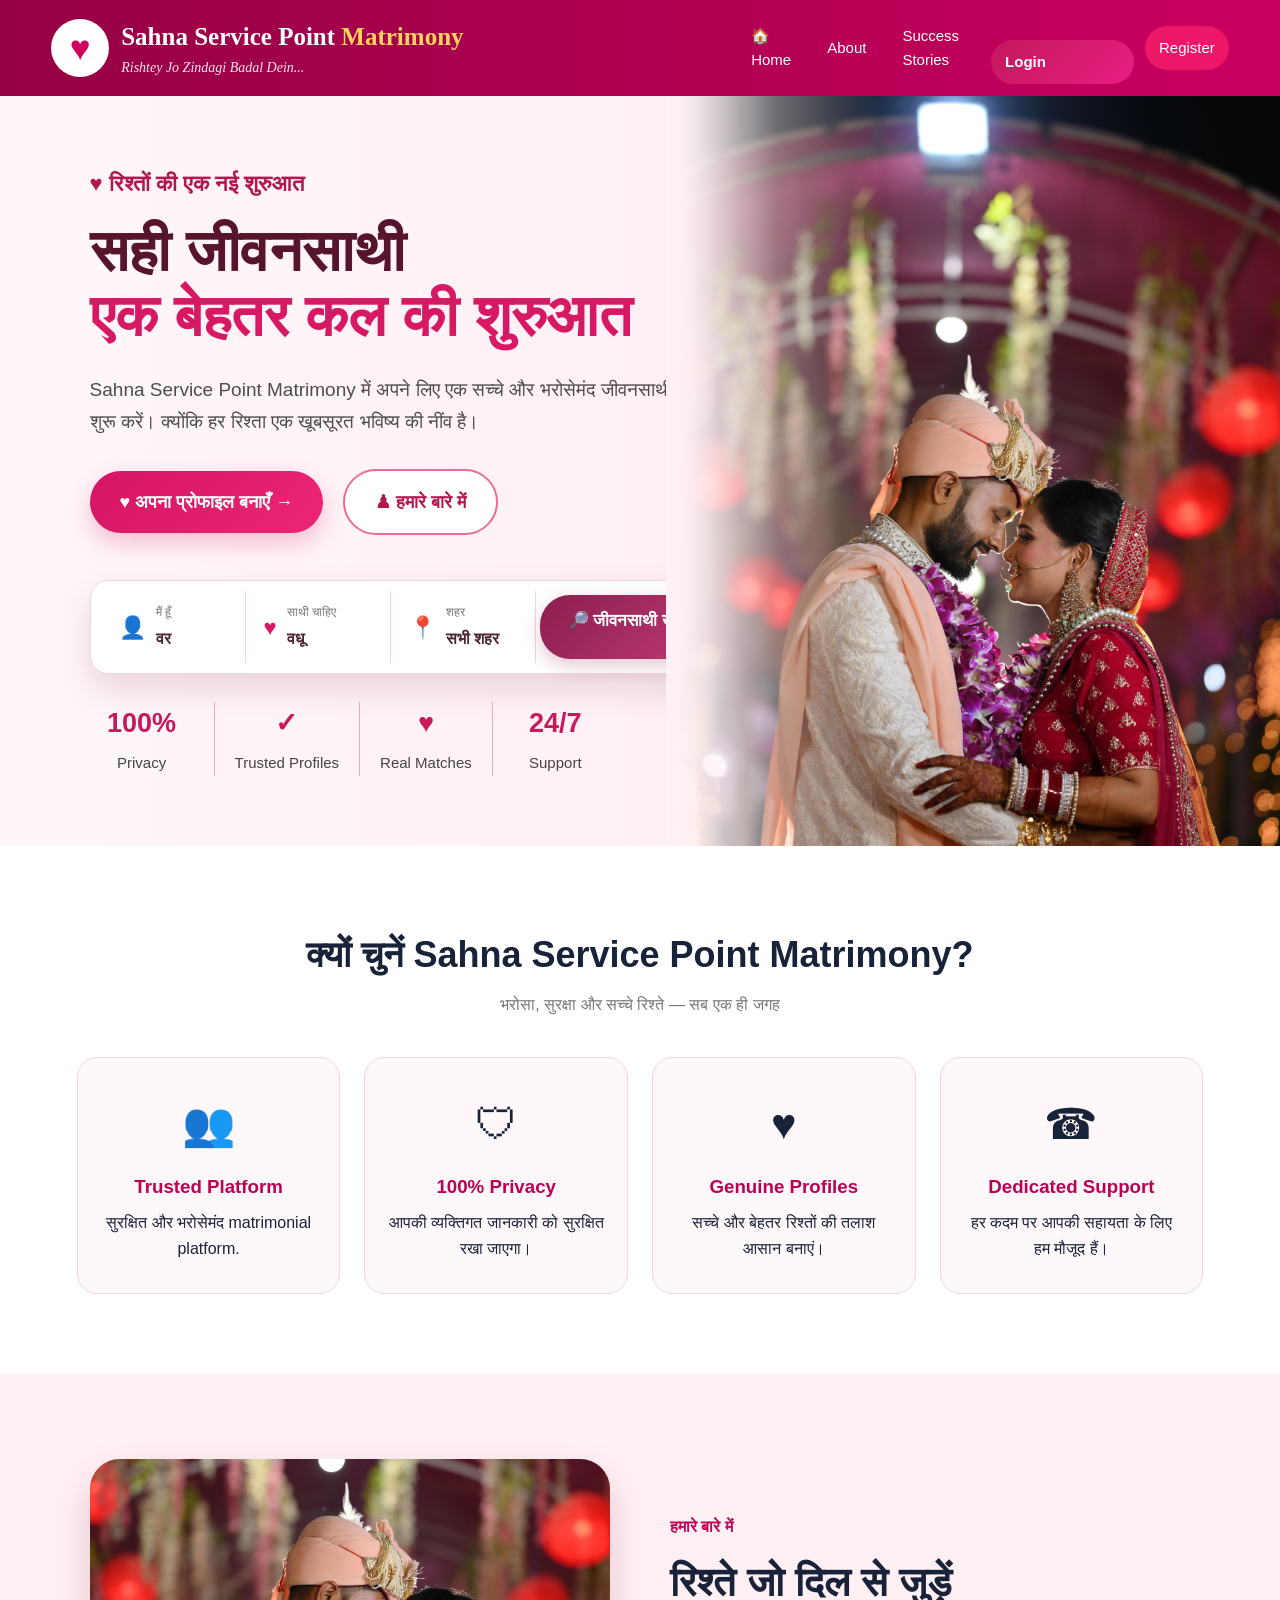
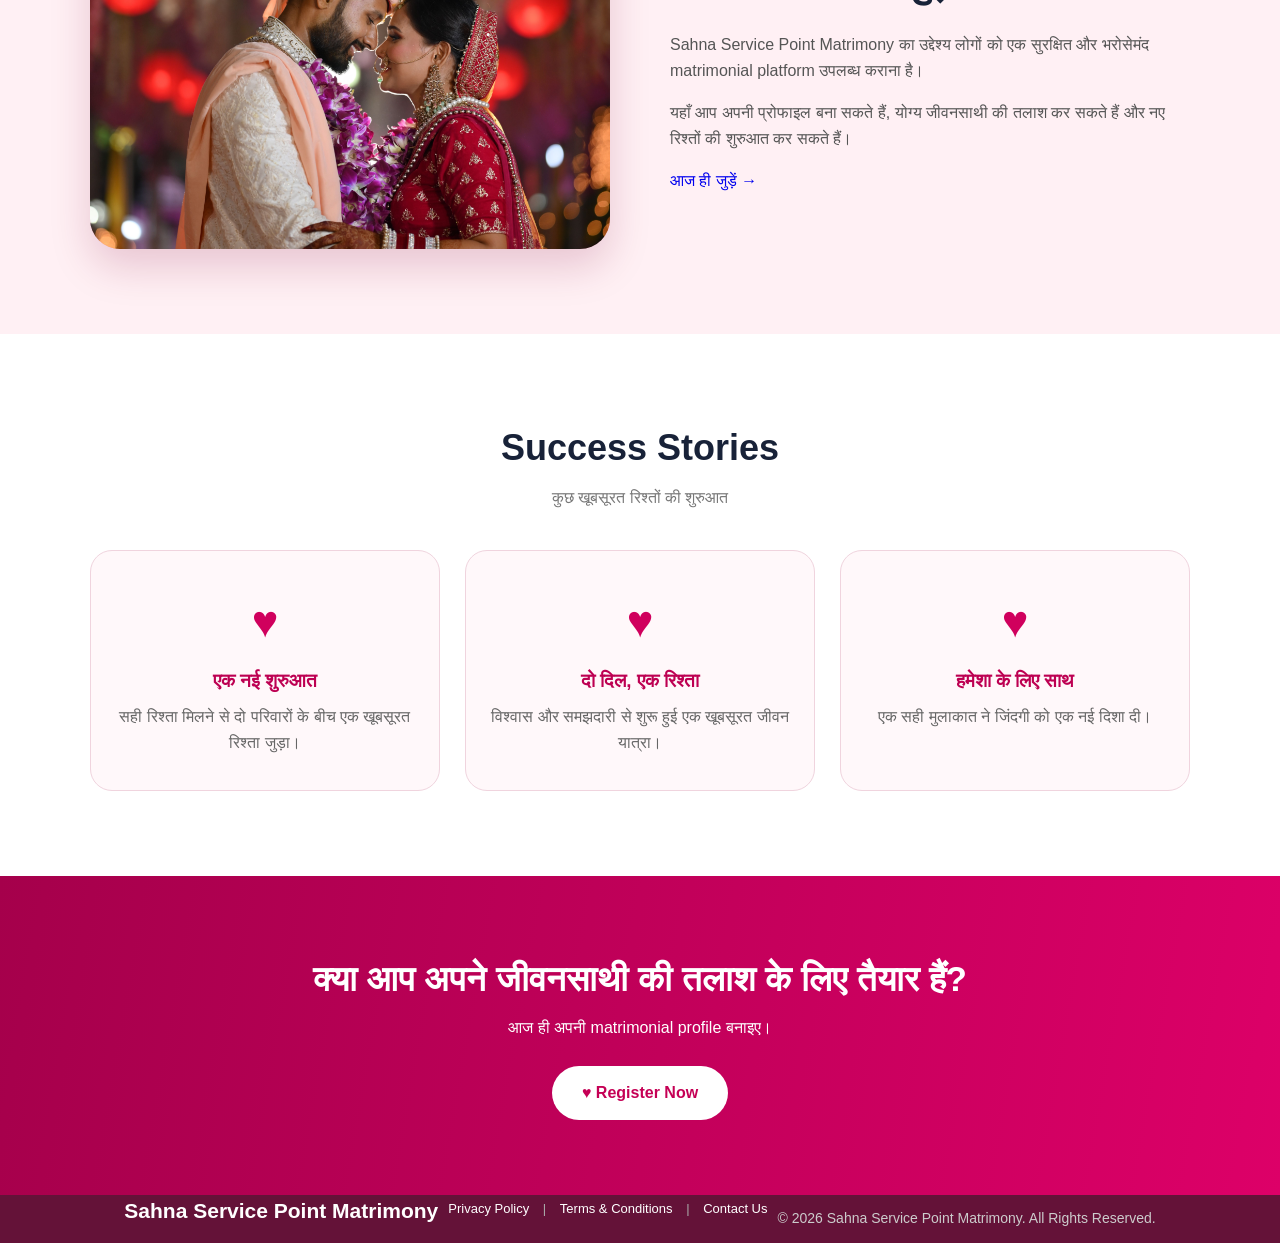
<file: index.html>
<!DOCTYPE html>
<html lang="hi">
<head>
  <meta charset="UTF-8">
  <meta name="viewport" content="width=device-width, initial-scale=1.0">
  <title>Sahna Service Point Matrimony</title>
  <link rel="stylesheet" href="style.css">
</head>

<body>

<!-- HEADER -->
<header class="top-header">

  <div class="brand">
    <div class="brand-logo">♥</div>

    <div>
      <div class="brand-name">
        Sahna Service Point <span>Matrimony</span>
      </div>
      <div class="tagline">
        Rishtey Jo Zindagi Badal Dein...
      </div>
    </div>
  </div>

<nav id="mainNav">
  <a href="index.html">🏠 Home</a>
  <a href="#about">About</a>
  <a href="#success">Success Stories</a>
  <a href="login.html" class="login-button">Login</a>
  <a href="register.html" class="register-button">Register</a>
</nav>

</header>


<!-- HERO -->
<section class="hero-section">

  <div class="hero-left">

    <div class="hero-small">
      ♥ रिश्तों की एक नई शुरुआत
    </div>

    <h1>
      सही जीवनसाथी
      <br>
      <span>एक बेहतर कल की शुरुआत</span>
    </h1>

    <p class="hero-text">
      Sahna Service Point Matrimony में अपने लिए एक सच्चे
      और भरोसेमंद जीवनसाथी की तलाश शुरू करें।
      क्योंकि हर रिश्ता एक खूबसूरत भविष्य की नींव है।
    </p>

    <div class="hero-buttons">
      <a href="register.html" class="hero-primary">
        ♥ अपना प्रोफाइल बनाएँ →
      </a>

      <a href="#about" class="hero-secondary">
        ♟ हमारे बारे में
      </a>
    </div>
<div class="partner-search">

  <div class="search-field">
    <span>👤</span>
    <div>
      <small>मैं हूँ</small>
      <strong>वर</strong>
    </div>
  </div>

  <div class="search-field">
    <span>♥</span>
    <div>
      <small>साथी चाहिए</small>
      <strong>वधू</strong>
    </div>
  </div>

  <div class="search-field">
    <span>📍</span>
    <div>
      <small>शहर</small>
      <strong>सभी शहर</strong>
    </div>
  </div>

<a href="search.html" class="search-btn">
  🔎 जीवनसाथी खोजें
</a>

</div>

    <div class="hero-trust">

      <div class="trust-item">
        <strong>100%</strong>
        <span>Privacy</span>
      </div>

      <div class="trust-item">
        <strong>✓</strong>
        <span>Trusted Profiles</span>
      </div>

      <div class="trust-item">
        <strong>♥</strong>
        <span>Real Matches</span>
      </div>

      <div class="trust-item">
        <strong>24/7</strong>
        <span>Support</span>
      </div>

    </div>

  </div>


  <div class="hero-right">

    <div class="hero-photo-box">

      <img
        src="couple.jpg"
        alt="Sahna Service Point Matrimony"
        class="hero-couple-image"
      >

      <div class="match-badge">
        Find Your<br>
        Perfect Match ♥
      </div>

      <div class="hero-message">
        <strong>
          आपका जीवनसाथी<br>
          आपका इंतज़ार कर रहा है
        </strong>
      </div>

    </div>

  </div>

</section>

<!-- WHY US -->
<section class="why-section">

  <h2>क्यों चुनें Sahna Service Point Matrimony?</h2>

  <p class="section-subtitle">
    भरोसा, सुरक्षा और सच्चे रिश्ते — सब एक ही जगह
  </p>

  <div class="why-grid">

    <div class="why-card">
      <div class="why-icon">👥</div>
      <h3>Trusted Platform</h3>
      <p>
        सुरक्षित और भरोसेमंद matrimonial platform.
      </p>
    </div>

    <div class="why-card">
      <div class="why-icon">🛡</div>
      <h3>100% Privacy</h3>
      <p>
        आपकी व्यक्तिगत जानकारी को सुरक्षित रखा जाएगा।
      </p>
    </div>

    <div class="why-card">
      <div class="why-icon">♥</div>
      <h3>Genuine Profiles</h3>
      <p>
        सच्चे और बेहतर रिश्तों की तलाश आसान बनाएं।
      </p>
    </div>

    <div class="why-card">
      <div class="why-icon">☎</div>
      <h3>Dedicated Support</h3>
      <p>
        हर कदम पर आपकी सहायता के लिए हम मौजूद हैं।
      </p>
    </div>

  </div>

</section>


<!-- ABOUT -->
<section class="about-section" id="about">

  <div class="about-image">
  <img src="couple.jpg" alt="Sahna Service Point Matrimony">
</div>

  <div class="about-content">

    <div class="about-small">
      हमारे बारे में
    </div>

    <h2>
      रिश्ते जो दिल से जुड़ें
    </h2>

    <p>
      Sahna Service Point Matrimony का उद्देश्य लोगों को
      एक सुरक्षित और भरोसेमंद matrimonial platform उपलब्ध
      कराना है।
    </p>

    <p>
      यहाँ आप अपनी प्रोफाइल बना सकते हैं, योग्य जीवनसाथी
      की तलाश कर सकते हैं और नए रिश्तों की शुरुआत कर सकते हैं।
    </p>

    <a href="register.html" class="primary-button">
      आज ही जुड़ें →
    </a>

  </div>

</section>


<!-- SUCCESS STORIES -->
<section class="success-section" id="success">

  <h2>Success Stories</h2>

  <p class="section-subtitle">
    कुछ खूबसूरत रिश्तों की शुरुआत
  </p>

  <div class="success-grid">

    <div class="success-card">
      <div>♥</div>
      <h3>एक नई शुरुआत</h3>
      <p>
        सही रिश्ता मिलने से दो परिवारों के बीच
        एक खूबसूरत रिश्ता जुड़ा।
      </p>
    </div>

    <div class="success-card">
      <div>♥</div>
      <h3>दो दिल, एक रिश्ता</h3>
      <p>
        विश्वास और समझदारी से शुरू हुई
        एक खूबसूरत जीवन यात्रा।
      </p>
    </div>

    <div class="success-card">
      <div>♥</div>
      <h3>हमेशा के लिए साथ</h3>
      <p>
        एक सही मुलाकात ने जिंदगी को
        एक नई दिशा दी।
      </p>
    </div>

  </div>

</section>


<!-- CTA -->
<section class="bottom-cta">

  <h2>
    क्या आप अपने जीवनसाथी की तलाश के लिए तैयार हैं?
  </h2>

  <p>
    आज ही अपनी matrimonial profile बनाइए।
  </p>

  <a href="register.html" class="cta-button">
    ♥ Register Now
  </a>

</section>


<!-- FOOTER -->
<footer>

  <div class="footer-brand">
    Sahna Service Point Matrimony
  </div>

  <div class="footer-links">
    <a href="#">Privacy Policy</a>
    <span>|</span>
    <a href="#">Terms & Conditions</a>
    <span>|</span>
    <a href="#">Contact Us</a>
  </div>

  <div class="copyright">
    © 2026 Sahna Service Point Matrimony. All Rights Reserved.
  </div>

</footer>


<script src="app.js"></script>

</body>
</html>
</file>
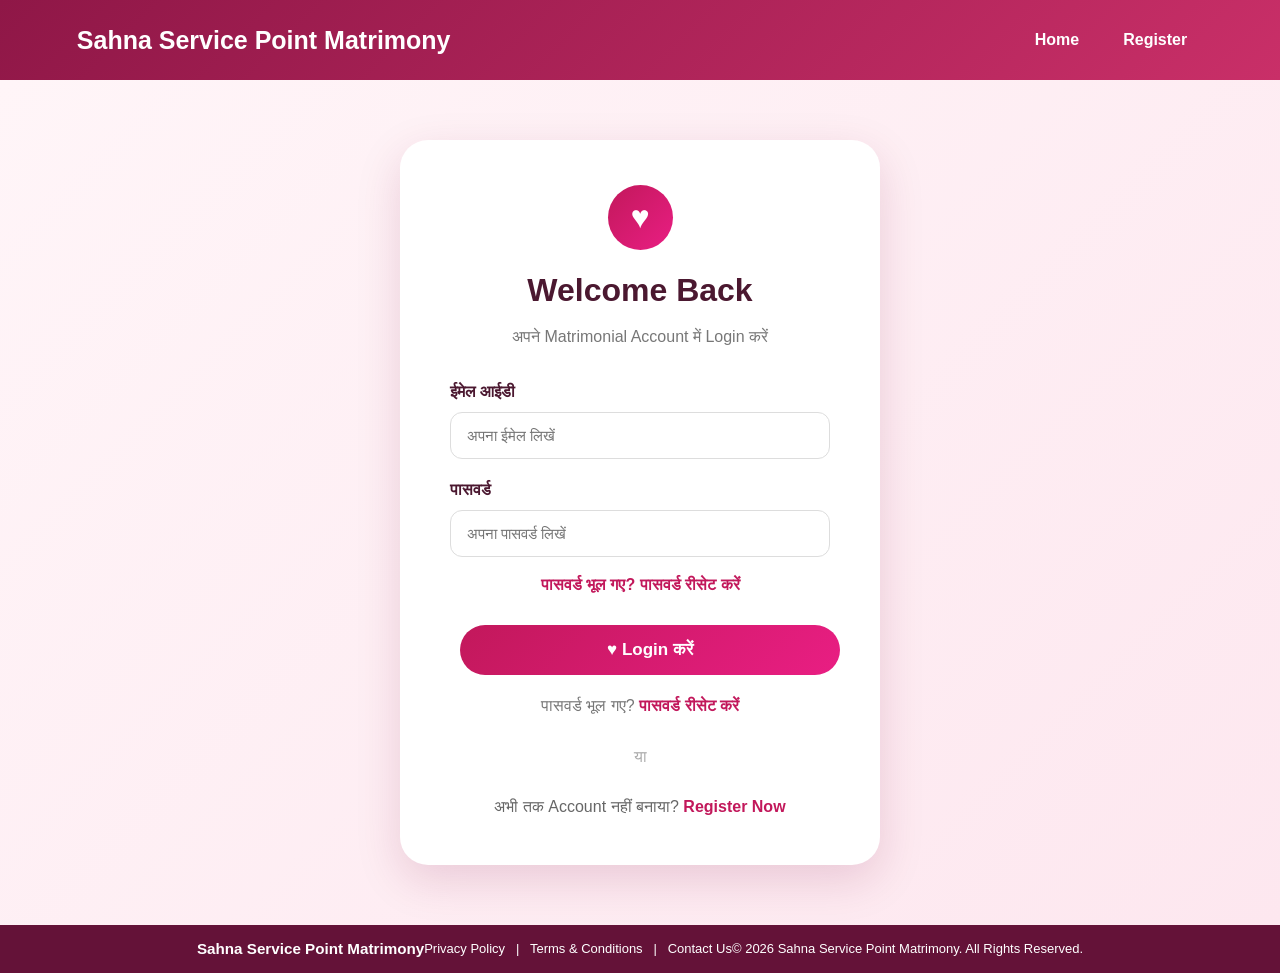
<file: login.html>
<!DOCTYPE html>
<html lang="hi">
<head>
  <meta charset="UTF-8">
  <meta name="viewport" content="width=device-width, initial-scale=1.0">

  <title>Login - Sahna Service Point Matrimony</title>

  <link rel="stylesheet" href="style.css">
</head>

<body>

  <!-- HEADER -->
  <header class="navbar">
    <div class="logo">
      Sahna Service Point Matrimony
    </div>

    <nav>
      <a href="index.html">Home</a>
      <a href="register.html">Register</a>
    </nav>
  </header>


  <!-- LOGIN SECTION -->
  <main class="login-container">

    <div class="login-card">

      <div class="login-icon">♥</div>

      <h1>Welcome Back</h1>

      <p class="login-subtitle">
        अपने Matrimonial Account में Login करें
      </p>


      <form id="loginForm">

        <label for="loginEmail">ईमेल आईडी</label>
        <input
          type="email"
          id="loginEmail"
          placeholder="अपना ईमेल लिखें"
          required
        >


        <label for="loginPassword">पासवर्ड</label>
        <input
          type="password"
          id="loginPassword"
          placeholder="अपना पासवर्ड लिखें"
          required
        >
         <p style="text-align:center; margin-top:15px;">
        <a href="reset-password.html">
        पासवर्ड भूल गए? पासवर्ड रीसेट करें
        </a>
       </p>

        <button type="submit" class="login-button">
          ♥ Login करें
        </button>

      </form>


      <p class="forgot-password">
        पासवर्ड भूल गए?
        <a href="#">पासवर्ड रीसेट करें</a>
      </p>

      <div class="login-divider">
        या
      </div>

      <p class="register-text">
        अभी तक Account नहीं बनाया?
        <a href="register.html">Register Now</a>
      </p>

    </div>

  </main>


  <!-- FOOTER -->
  <footer class="footer">
    <h3>Sahna Service Point Matrimony</h3>

    <p>
      Privacy Policy &nbsp; | &nbsp;
      Terms & Conditions &nbsp; | &nbsp;
      Contact Us
    </p>

    <p>
      © 2026 Sahna Service Point Matrimony. All Rights Reserved.
    </p>
  </footer>


  <script src="app.js"></script>

</body>
</html>
</file>
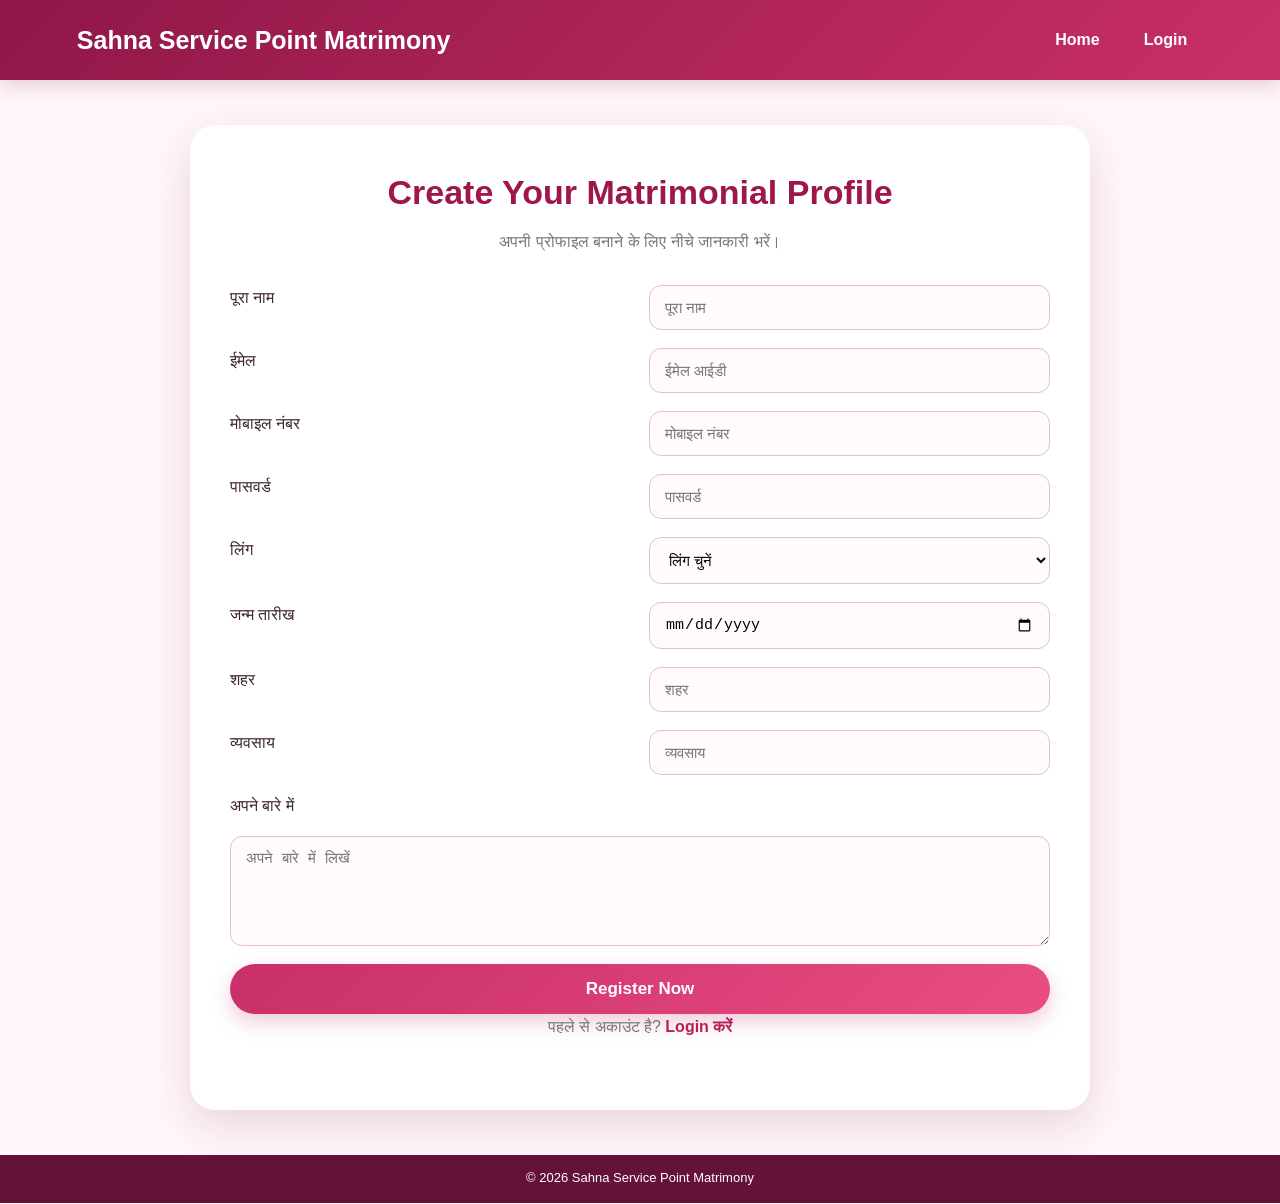
<file: register.html>
<!DOCTYPE html>
<html lang="hi">
<head>
  <meta charset="UTF-8">
  <meta name="viewport" content="width=device-width, initial-scale=1.0">
  <title>Register - Sahna Service Point Matrimony</title>
  <link rel="stylesheet" href="style.css">
</head>

<body>

<header class="navbar">
 <div class="logo">
  Sahna Service Point Matrimony
</div>

  <nav>
    <a href="index.html">Home</a>
    <a href="login.html">Login</a>
  </nav>
</header>

<main class="form-container">

  <h1>Create Your Matrimonial Profile</h1>
  <p>अपनी प्रोफाइल बनाने के लिए नीचे जानकारी भरें।</p>

  <form id="registerForm">

    <label>पूरा नाम</label>
    <input type="text" id="full_name" placeholder="पूरा नाम" required>

    <label>ईमेल</label>
    <input type="email" id="email" placeholder="ईमेल आईडी" required>

    <label>मोबाइल नंबर</label>
    <input type="tel" id="phone" placeholder="मोबाइल नंबर" required>

    <label>पासवर्ड</label>
    <input type="password" id="password" placeholder="पासवर्ड" required>

    <label>लिंग</label>
    <select id="gender" required>
      <option value="">लिंग चुनें</option>
      <option value="Male">पुरुष</option>
      <option value="Female">महिला</option>
      <option value="Other">अन्य</option>
    </select>

    <label>जन्म तारीख</label>
    <input type="date" id="date_of_birth" required>

    <label>शहर</label>
    <input type="text" id="city" placeholder="शहर">

    <label>व्यवसाय</label>
    <input type="text" id="occupation" placeholder="व्यवसाय">

    <label>अपने बारे में</label>
    <textarea id="about" placeholder="अपने बारे में लिखें"></textarea>

    <button type="submit">Register Now</button>

  </form>

  <p>
    पहले से अकाउंट है?
    <a href="login.html">Login करें</a>
  </p>

</main>

<footer>
  <p>© 2026 Sahna Service Point Matrimony</p>
</footer>

<script src="app.js"></script>
  
</body>
</html>
</file>
<file: style.css>
* {
  box-sizing: border-box;
  margin: 0;
  padding: 0;
}

body {
  font-family: Arial, "Noto Sans Devanagari", sans-serif;
  color: #182238;
  background: linear-gradient(135deg, #fff7fb, #fff1f5, #fffaf2);
  line-height: 1.6;
}

a {
  text-decoration: none;
}

/* ===== HEADER ===== */

.top-header {
  min-height: 88px;
  padding: 12px 4%;
  background: linear-gradient(90deg, #950044, #c90060);
  color: white;
  display: flex;
  align-items: center;
  justify-content: space-between;
  gap: 25px;
}

.brand {
  display: flex;
  align-items: center;
  gap: 12px;
}

.brand-logo {
  width: 58px;
  height: 58px;
  border-radius: 50%;
  background: white;
  color: #d0005e;
  display: flex;
  align-items: center;
  justify-content: center;
  font-size: 35px;
}

.brand-name {
  font-family: Georgia, serif;
  font-size: 25px;
  font-weight: bold;
}

.brand-name span {
  color: #ffd35c;
}

.tagline {
  font-family: Georgia, serif;
  font-style: italic;
  font-size: 14px;
  opacity: .9;
}

.top-header nav {
  display: flex;
  align-items: center;
  gap: 8px;
}

.top-header nav a {
  color: white;
  padding: 10px 14px;
  border-radius: 25px;
  font-size: 15px;
}

.top-header nav a:hover {
  background: rgba(255,255,255,.15);
}

.login-button {
  border: 1px solid white;
  margin-left: 10px;
}

.register-button {
  background: #ed1768;
  margin-left: 3px;
}


/* ===== HERO ===== */
/* ===== HERO SECTION NEW DESIGN ===== */

.hero-section {
  position: relative;
  min-height: 650px;
  padding: 55px 7%;
  display: grid;
  grid-template-columns: 1fr 1fr;
  gap: 40px;
  align-items: center;
  overflow: hidden;

  background:
    radial-gradient(circle at 18% 20%, #ffd9e5 0%, transparent 35%),
    linear-gradient(135deg, #fff7f9 0%, #ffeaf1 100%);
}

/* RIGHT SIDE PHOTO AREA */
.hero-right {
  position: relative;
  height: 620px;
  display: flex;
  align-items: center;
  justify-content: center;
  overflow: hidden;
}

.hero-photo-box {
  position: relative;
  width: 100%;
  height: 100%;
  overflow: hidden;
  border-radius: 35px 0 0 35px;
}

.hero-couple-image {
  width: 100%;
  height: 100%;
  object-fit: cover;
  object-position: center;
  display: block;

  /* photo ko background me blend karega */
  -webkit-mask-image: linear-gradient(
    to right,
    transparent 0%,
    black 22%,
    black 100%
  );

  mask-image: linear-gradient(
    to right,
    transparent 0%,
    black 22%,
    black 100%
  );
}

/* PHOTO KE UPAR LIGHT BLEND */
.hero-photo-box::after {
  content: "";
  position: absolute;
  inset: 0;

  background:
    linear-gradient(
      to right,
      rgba(255,247,249,1) 0%,
      rgba(255,247,249,0.55) 12%,
      rgba(255,247,249,0) 35%
    );

  pointer-events: none;
}

/* PERFECT MATCH CIRCLE */
.match-badge {
  position: absolute;
  top: 45px;
  right: 35px;
  width: 105px;
  height: 105px;

  border-radius: 50%;
  background: #ffe0ea;

  display: flex;
  align-items: center;
  justify-content: center;
  text-align: center;

  color: #7b1235;
  font-size: 14px;
  font-weight: 700;

  box-shadow: 0 10px 25px rgba(120,0,50,0.15);
  z-index: 5;
}

/* PHOTO BOTTOM MESSAGE */
.hero-message {
  position: absolute;
  bottom: 35px;
  left: 50%;
  transform: translateX(-50%);

  width: 75%;
  padding: 20px 25px;

  border-radius: 22px;
  background: rgba(255,250,240,0.94);

  text-align: center;
  color: #7b1235;
  font-size: 20px;
  font-weight: 700;

  box-shadow: 0 12px 30px rgba(100,0,40,0.15);
  z-index: 5;
}


/* ===== HERO CARD ===== */

.hero-right {
  display: flex;
  justify-content: center;
}

.hero-card {
  position: relative;
  width: 100%;
  max-width: 490px;
  padding: 35px;
  border-radius: 30px;
  background: #fff;
  text-align: center;
  box-shadow: 0 20px 50px rgba(120,0,55,.18);
  overflow: hidden;
}

.hero-card::before {
  content: "";
  position: absolute;
  width: 260px;
  height: 260px;
  right: -100px;
  top: -120px;
  background: #ffe1ea;
  border-radius: 50%;
}

.top-heart {
  position: relative;
  color: #d0005d;
  font-size: 38px;
  margin-bottom: 12px;
}

.hero-couple-image {
  position: relative;
  width: 100%;
  height: 300px;
  object-fit: cover;
  border-radius: 22px;
  display: block;
  margin-bottom: 22px;
}

.hero-card h2 {
  font-size: 30px;
  line-height: 1.35;
  margin-bottom: 10px;
}

.hero-card p {
  color: #666;
  margin-bottom: 22px;
}

.card-register {
  display: inline-block;
  padding: 13px 28px;
  background: #d0005d;
  color: white;
  border-radius: 28px;
  font-weight: bold;
}


/* ===== WHY SECTION ===== */

.why-section {
  padding: 80px 6%;
  background: white;
  text-align: center;
}

.why-section > h2,
.success-section > h2 {
  font-size: 36px;
}

.section-subtitle {
  color: #777;
  margin-top: 8px;
  margin-bottom: 40px;
}

.why-grid {
  max-width: 1150px;
  margin: auto;
  display: grid;
  grid-template-columns: repeat(4, 1fr);
  gap: 24px;
}

.why-card {
  padding: 32px 20px;
  border-radius: 20px;
  background: #fff8fa;
  border: 1px solid #f3d5df;
  transition: .3s;
}

.why-card:hover {
  transform: translateY(-6px);
  box-shadow: 0 12px 30px rgba(150,0,70,.12);
}

.why-icon {
  font-size: 43px;
  margin-bottom: 13px;
}

.why-card h3 {
  color: #bd0052;
  margin-bottom: 8px;
}


/* ===== ABOUT ===== */

.about-section {
  padding: 85px 7%;
  display: grid;
  grid-template-columns: 1fr 1fr;
  gap: 60px;
  align-items: center;
  background: #fff0f4;
}

.about-image {
  width: 100%;
  height: 390px;
  border-radius: 30px;
  overflow: hidden;
  box-shadow: 0 18px 40px rgba(130, 0, 55, 0.18);
  background: #f3b0c6;
}

.about-image img {
  width: 100%;
  height: 100%;
  object-fit: cover;
  object-position: center;
  display: block;
}

.about-heart {
  color: white;
  font-size: 90px;
  letter-spacing: 12px;
}

.about-small {
  color: #c50055;
  font-weight: bold;
  margin-bottom: 10px;
}

.about-content h2 {
  font-size: 40px;
  margin-bottom: 18px;
}

.about-content p {
  color: #555;
  margin-bottom: 17px;
}


/* ===== SUCCESS ===== */

.success-section {
  padding: 85px 6%;
  background: white;
  text-align: center;
}

.success-grid {
  max-width: 1100px;
  margin: auto;
  display: grid;
  grid-template-columns: repeat(3, 1fr);
  gap: 25px;
}

.success-card {
  padding: 35px 25px;
  border: 1px solid #f0d4de;
  border-radius: 22px;
  background: #fff8fa;
}

.success-card > div {
  color: #d0005d;
  font-size: 45px;
}

.success-card h3 {
  color: #bd0052;
  margin: 8px 0;
}

.success-card p {
  color: #666;
}


/* ===== BOTTOM CTA ===== */

.bottom-cta {
  padding: 75px 20px;
  text-align: center;
  background: linear-gradient(100deg, #a5004b, #dd0068);
  color: white;
}

.bottom-cta h2 {
  font-size: 35px;
  margin-bottom: 8px;
}

.bottom-cta p {
  margin-bottom: 25px;
}

.cta-button {
  display: inline-block;
  background: white;
  color: #c50055;
  padding: 14px 30px;
  border-radius: 30px;
  font-weight: bold;
}


/* ===== FOOTER ===== */

footer {
  background: #280916;
  color: white;
  padding: 38px 5%;
  text-align: center;
}

.footer-brand {
  font-size: 21px;
  font-weight: bold;
  margin-bottom: 15px;
}

.footer-links {
  margin-bottom: 18px;
}

.footer-links a {
  color: white;
  margin: 0 10px;
}

.footer-links span {
  color: #aaa;
}

.copyright {
  color: #ccc;
  font-size: 14px;
}


/* ===== MOBILE ===== */

@media (max-width: 900px) {

  .top-header {
    flex-direction: column;
  }

  .top-header nav {
    flex-wrap: wrap;
    justify-content: center;
  }

  .hero-section,
  .about-section {
    grid-template-columns: 1fr;
  }

  .hero-left {
    text-align: center;
    margin: auto;
  }

  .hero-buttons {
    justify-content: center;
  }

  .trust-stats {
    justify-content: center;
  }

  .why-grid {
    grid-template-columns: 1fr 1fr;
  }

  .success-grid {
    grid-template-columns: 1fr;
  }
}

@media (max-width: 600px) {

  .brand-name {
    font-size: 20px;
  }

  .hero-section {
    padding: 45px 5%;
  }

  .hero-left h1 {
    font-size: 36px;
  }

  .hero-left > p {
    font-size: 16px;
  }

  .hero-card {
    padding: 22px;
  }

  .hero-couple-image {
    height: 250px;
  }

  .why-grid {
    grid-template-columns: 1fr;
  }

  .about-content h2 {
    font-size: 32px;
  }

  .bottom-cta h2 {
    font-size: 27px;
  }

  .footer-links a {
    display: inline-block;
    margin: 5px;
  }
}

/* ===== NEW PREMIUM HERO DESIGN ===== */

.hero-section {
  min-height: 720px;
  padding: 70px 7%;
  display: grid;
  grid-template-columns: 1fr 1fr;
  gap: 55px;
  align-items: center;
  background:
    radial-gradient(circle at 15% 20%, #ffe1ec, transparent 35%),
    linear-gradient(135deg, #fff9fa, #ffe9f1);
  position: relative;
  overflow: hidden;
}

.hero-left {
  max-width: 650px;
}

.hero-small {
  color: #b0184f;
  font-size: 22px;
  font-weight: 700;
  margin-bottom: 18px;
}

.hero-left h1 {
  font-size: 58px;
  line-height: 1.12;
  color: #57152d;
  margin: 0 0 25px;
}

.hero-left h1 span {
  color: #d71963;
}

.hero-text {
  font-size: 19px;
  line-height: 1.7;
  color: #4d4d4d;
  margin-bottom: 30px;
}

.hero-buttons {
  display: flex;
  gap: 20px;
  align-items: center;
  margin-bottom: 45px;
}

.hero-primary,
.hero-secondary {
  text-decoration: none;
  padding: 17px 30px;
  border-radius: 40px;
  font-size: 18px;
  font-weight: 700;
  transition: 0.3s;
}

.hero-primary {
  background: linear-gradient(135deg, #d41462, #ed2675);
  color: white;
  box-shadow: 0 10px 25px rgba(212, 20, 98, 0.25);
}

.hero-secondary {
  background: white;
  color: #b0184f;
  border: 2px solid #e86b99;
}

.hero-primary:hover,
.hero-secondary:hover {
  transform: translateY(-3px);
}

.hero-trust {
  display: flex;
  gap: 0;
  align-items: center;
}

.trust-item {
  min-width: 125px;
  text-align: center;
  padding: 0 20px;
  border-right: 1px solid #e6a8bd;
}

.trust-item:first-child {
  padding-left: 0;
}

.trust-item:last-child {
  border-right: none;
}

.trust-item strong {
  display: block;
  color: #c9185c;
  font-size: 27px;
  margin-bottom: 5px;
}

.trust-item span {
  color: #444;
  font-size: 15px;
}

.hero-right {
  display: flex;
  justify-content: center;
}

.hero-photo-box {
  width: 100%;
  max-width: 600px;
  position: relative;
  padding: 12px;
  border-radius: 35px;
  background: rgba(255,255,255,0.7);
  box-shadow: 0 20px 50px rgba(130,0,55,0.18);
}

.hero-couple-image {
  width: 100%;
  height: 550px;
  object-fit: cover;
  object-position: center;
  display: block;
  border-radius: 28px;
}

.match-badge {
  position: absolute;
  top: 25px;
  right: 20px;
  background: #ffe2ec;
  color: #75112f;
  padding: 22px;
  border-radius: 50%;
  width: 135px;
  height: 135px;
  display: flex;
  justify-content: center;
  align-items: center;
  text-align: center;
  font-size: 17px;
  font-weight: 700;
  box-shadow: 0 8px 20px rgba(100,0,40,0.15);
}

.hero-message {
  position: absolute;
  left: 50%;
  bottom: 25px;
  transform: translateX(-50%);
  width: 80%;
  background: rgba(255,255,255,0.95);
  padding: 22px;
  border-radius: 25px;
  text-align: center;
  color: #7b1233;
  font-size: 24px;
  box-shadow: 0 10px 25px rgba(80,0,30,0.15);
}

@media (max-width: 900px) {
  .hero-section {
    grid-template-columns: 1fr;
    padding: 50px 5%;
  }

  .hero-left h1 {
    font-size: 44px;
  }

  .hero-couple-image {
    height: 430px;
  }
}

@media (max-width: 600px) {
  .hero-left h1 {
    font-size: 36px;
  }

  .hero-buttons {
    flex-direction: column;
    align-items: stretch;
  }

  .hero-trust {
    flex-wrap: wrap;
  }

  .trust-item {
    margin-bottom: 15px;
  }

  .match-badge {
    width: 100px;
    height: 100px;
    font-size: 13px;
  }

  .hero-message {
    font-size: 18px;
  }
}

/* ===== PARTNER SEARCH ===== */

.partner-search {
  display: flex;
  align-items: center;
  gap: 10px;
  background: rgba(255, 255, 255, 0.96);
  padding: 12px;
  border-radius: 22px;
  box-shadow: 0 12px 30px rgba(120, 20, 60, 0.15);
  margin: 25px 0;
  max-width: 850px;
}

.search-field {
  flex: 1;
  display: flex;
  align-items: center;
  gap: 10px;
  padding: 12px 15px;
  border-right: 1px solid #ead1da;
}

.search-field > span {
  color: #d71963;
  font-size: 22px;
}

.search-field small {
  display: block;
  color: #777;
  font-size: 12px;
  margin-bottom: 3px;
}

.search-field strong {
  color: #4d2634;
  font-size: 16px;
}

.search-btn {
  border: none;
  background: linear-gradient(135deg, #d41462, #ed2675);
  color: white;
  padding: 17px 25px;
  border-radius: 16px;
  font-size: 16px;
  font-weight: 700;
  cursor: pointer;
  white-space: nowrap;
}

.search-btn:hover {
  transform: translateY(-2px);
}

@media (max-width: 700px) {
  .partner-search {
    flex-direction: column;
    align-items: stretch;
  }

  .search-field {
    border-right: none;
    border-bottom: 1px solid #ead1da;
  }

  .search-btn {
    width: 100%;
  }
}

/* ===== FINAL SEARCH BOX LOOK ===== */

.partner-search {
  width: 100%;
  max-width: 980px;
  min-height: 88px;
  margin: 32px 0 28px;
  padding: 10px;
  display: flex;
  align-items: stretch;
  gap: 0;
  background: #ffffff;
  border: 1px solid #f1d6e1;
  border-radius: 18px;
  box-shadow: 0 15px 35px rgba(100, 15, 50, 0.14);
}

.search-field {
  flex: 1;
  min-width: 145px;
  border-right: 1px solid #ead7df;
  border-bottom: none;
  padding: 12px 18px;
  background: #fff;
}

.search-btn {
  min-width: 190px;
  border: none;
  border-radius: 13px;
  margin: 4px;
  background: linear-gradient(135deg, #c9185b, #e83d7d);
  color: white;
  font-size: 17px;
  font-weight: 700;
  cursor: pointer;
  box-shadow: 0 8px 18px rgba(201, 24, 91, 0.25);
}

.search-btn:hover {
  transform: translateY(-2px);
}

@media (max-width: 700px) {
  .partner-search {
    flex-direction: column;
    min-height: auto;
  }

  .search-field {
    border-right: none;
    border-bottom: 1px solid #ead7df;
  }

  .search-btn {
    min-height: 55px;
    margin-top: 8px;
  }
}

/* ===== RIGHT SIDE PHOTO BLEND ===== */

.hero-right {
  position: relative;
  min-height: 620px;
  display: flex;
  align-items: center;
  justify-content: center;
}

.hero-photo-box {
  position: absolute;
  top: 0;
  right: 0;
  width: 52%;
  height: 100%;
  overflow: hidden;
  border-radius: 0;
  background: transparent;
  box-shadow: none;
}

.hero-couple-image {
  width: 100%;
  height: 620px;
  object-fit: cover;
  object-position: center top;
  display: block;
  border-radius: 40px;
}

.match-badge {
  top: 35px;
  right: 30px;
}

.hero-message {
  bottom: 35px;
  width: 75%;
}

/* ===== HERO FINAL ALIGNMENT ===== */

/* ===== HERO CARD REMOVE + FULL PHOTO ===== */

.hero-right {
  position: absolute;
  top: 0;
  right: 0;
  width: 48%;
  height: 100%;
  min-height: 650px;
  padding: 0;
  margin: 0;
}

.hero-photo-box {
  width: 100%;
  height: 100%;
  max-width: none;
  padding: 0;
  margin: 0;
  border: none;
  border-radius: 0;
  background: transparent;
  box-shadow: none;
  overflow: hidden;
}

.hero-couple-image {
  width: 100%;
  height: 100%;
  min-height: 650px;
  object-fit: cover;
  object-position: center top;
  display: block;
  border-radius: 0;
  transform: none;
  -webkit-mask-image: none;
  mask-image: none;
}

/* Hero card ke extra boxes hatao */
.match-badge,
.hero-message {
  display: none;
}

/* ===== HERO FINAL PREMIUM BACKGROUND ===== */

.hero-section {
  background:
    linear-gradient(
      90deg,
      #fff7fa 0%,
      #fff1f6 48%,
      #fde5ee 68%,
      transparent 82%
    );
}

/* Photo ko background ke saath softly blend karo */
.hero-photo-box {
  position: relative;
}

.hero-photo-box::before {
  content: "";
  position: absolute;
  left: 0;
  top: 0;
  width: 28%;
  height: 100%;
  background: linear-gradient(
    to right,
    #fff1f6,
    transparent
  );
  z-index: 2;
  pointer-events: none;
}

/* ===== HERO PHOTO NATURAL BLEND ===== */

.hero-photo-box::before {
  width: 18%;
  background: linear-gradient(
    to right,
    #fff1f6 0%,
    rgba(255,241,246,0.45) 45%,
    transparent 100%
  );
}

.hero-couple-image {
  object-position: center top;
}

/* ===== REGISTER PAGE PREMIUM DESIGN ===== */

body:has(.form-container) {
  margin: 0;
  background: #fff7fa;
  font-family: Arial, sans-serif;
  color: #3d2430;
}

/* Header */
.navbar {
  background: linear-gradient(135deg, #8f1747, #c92f68);
  color: white;
  padding: 18px 6%;
  display: flex;
  justify-content: space-between;
  align-items: center;
  box-shadow: 0 5px 20px rgba(100, 0, 40, 0.18);
}

.navbar .logo {
  font-size: 25px;
  font-weight: bold;
}

.navbar nav {
  display: flex;
  gap: 12px;
}

.navbar nav a {
  color: white;
  text-decoration: none;
  padding: 9px 16px;
  border-radius: 20px;
  font-weight: bold;
}

.navbar nav a:hover {
  background: rgba(255,255,255,0.18);
}

/* Registration area */
.form-container {
  width: min(900px, 90%);
  margin: 45px auto;
  background: white;
  padding: 40px;
  border-radius: 25px;
  box-shadow: 0 15px 45px rgba(120, 0, 50, 0.15);
}

.form-container h1 {
  text-align: center;
  color: #9d174d;
  font-size: 34px;
  margin-bottom: 10px;
}

.form-container > p {
  text-align: center;
  color: #777;
  margin-bottom: 30px;
}

/* Form */
.form-container form {
  display: grid;
  grid-template-columns: 1fr 1fr;
  gap: 18px;
}

.form-container input,
.form-container select,
.form-container textarea {
  width: 100%;
  box-sizing: border-box;
  padding: 13px 15px;
  border: 1px solid #e4bfd0;
  border-radius: 12px;
  background: #fffafd;
  font-size: 15px;
  outline: none;
}

.form-container input:focus,
.form-container select:focus,
.form-container textarea:focus {
  border-color: #c92f68;
  box-shadow: 0 0 0 3px rgba(201,47,104,0.10);
}

.form-container textarea {
  min-height: 110px;
  resize: vertical;
}

/* Full-width elements */
.form-container textarea,
.form-container button,
.form-container form p,
.form-container form h2 {
  grid-column: 1 / -1;
}

/* Button */
.form-container button {
  border: none;
  background: linear-gradient(135deg, #c92f68, #e84d83);
  color: white;
  padding: 15px;
  border-radius: 30px;
  font-size: 17px;
  font-weight: bold;
  cursor: pointer;
  box-shadow: 0 8px 20px rgba(201,47,104,0.25);
}

.form-container button:hover {
  transform: translateY(-1px);
}

/* Login text */
.form-container form p {
  text-align: center;
  color: #666;
}

.form-container a {
  color: #b51f59;
  font-weight: bold;
}

/* Footer */
body:has(.form-container) footer {
  background: #351d36;
  color: white;
  text-align: center;
  padding: 25px;
  margin-top: 40px;
}

/* Mobile */
@media (max-width: 700px) {

  .navbar {
    flex-direction: column;
    gap: 15px;
    text-align: center;
  }

  .navbar nav {
    flex-wrap: wrap;
    justify-content: center;
  }

  .form-container {
    width: 88%;
    padding: 25px 18px;
    margin: 25px auto;
  }

  .form-container h1 {
    font-size: 27px;
  }

  .form-container form {
    grid-template-columns: 1fr;
  }

  .form-container textarea,
  .form-container button,
  .form-container form p,
  .form-container form h2 {
    grid-column: auto;
  }
}

/* ===== REGISTER PAGE PREMIUM DESIGN ===== */

body:has(.form-container) {
  margin: 0;
  background: #fff7fa;
  font-family: Arial, sans-serif;
  color: #3d2430;
}

/* Header */
.navbar {
  background: linear-gradient(135deg, #8f1747, #c92f68);
  color: white;
  padding: 18px 6%;
  display: flex;
  justify-content: space-between;
  align-items: center;
  box-shadow: 0 5px 20px rgba(100, 0, 40, 0.18);
}

.navbar .logo {
  font-size: 25px;
  font-weight: bold;
}

.navbar nav {
  display: flex;
  gap: 12px;
}

.navbar nav a {
  color: white;
  text-decoration: none;
  padding: 9px 16px;
  border-radius: 20px;
  font-weight: bold;
}

.navbar nav a:hover {
  background: rgba(255,255,255,0.18);
}

/* Registration area */
.form-container {
  width: min(900px, 90%);
  margin: 45px auto;
  background: white;
  padding: 40px;
  border-radius: 25px;
  box-shadow: 0 15px 45px rgba(120, 0, 50, 0.15);
}

.form-container h1 {
  text-align: center;
  color: #9d174d;
  font-size: 34px;
  margin-bottom: 10px;
}

.form-container > p {
  text-align: center;
  color: #777;
  margin-bottom: 30px;
}

/* Form */
.form-container form {
  display: grid;
  grid-template-columns: 1fr 1fr;
  gap: 18px;
}

.form-container input,
.form-container select,
.form-container textarea {
  width: 100%;
  box-sizing: border-box;
  padding: 13px 15px;
  border: 1px solid #e4bfd0;
  border-radius: 12px;
  background: #fffafd;
  font-size: 15px;
  outline: none;
}

.form-container input:focus,
.form-container select:focus,
.form-container textarea:focus {
  border-color: #c92f68;
  box-shadow: 0 0 0 3px rgba(201,47,104,0.10);
}

.form-container textarea {
  min-height: 110px;
  resize: vertical;
}

/* Full-width elements */
.form-container textarea,
.form-container button,
.form-container form p,
.form-container form h2 {
  grid-column: 1 / -1;
}

/* Button */
.form-container button {
  border: none;
  background: linear-gradient(135deg, #c92f68, #e84d83);
  color: white;
  padding: 15px;
  border-radius: 30px;
  font-size: 17px;
  font-weight: bold;
  cursor: pointer;
  box-shadow: 0 8px 20px rgba(201,47,104,0.25);
}

.form-container button:hover {
  transform: translateY(-1px);
}

/* Login text */
.form-container form p {
  text-align: center;
  color: #666;
}

.form-container a {
  color: #b51f59;
  font-weight: bold;
}

/* Footer */
body:has(.form-container) footer {
  background: #351d36;
  color: white;
  text-align: center;
  padding: 25px;
  margin-top: 40px;
}

/* Mobile */
@media (max-width: 700px) {

  .navbar {
    flex-direction: column;
    gap: 15px;
    text-align: center;
  }

  .navbar nav {
    flex-wrap: wrap;
    justify-content: center;
  }

  .form-container {
    width: 88%;
    padding: 25px 18px;
    margin: 25px auto;
  }

  .form-container h1 {
    font-size: 27px;
  }

  .form-container form {
    grid-template-columns: 1fr;
  }

  .form-container textarea,
  .form-container button,
  .form-container form p,
  .form-container form h2 {
    grid-column: auto;
  }
}

/* ===== LOGIN PAGE ===== */

.login-container {
  min-height: 75vh;
  padding: 60px 20px;
  background: linear-gradient(135deg, #fff5f8, #fde7ef);
  display: flex;
  justify-content: center;
  align-items: center;
}

.login-card {
  width: 100%;
  max-width: 480px;
  background: #ffffff;
  padding: 45px 50px;
  border-radius: 28px;
  box-shadow: 0 15px 45px rgba(120, 0, 60, 0.15);
  text-align: center;
}

.login-icon {
  width: 65px;
  height: 65px;
  margin: 0 auto 15px;
  border-radius: 50%;
  background: linear-gradient(135deg, #c2185b, #e91e83);
  color: white;
  font-size: 32px;
  display: flex;
  align-items: center;
  justify-content: center;
}

.login-card h1 {
  margin: 5px 0 8px;
  color: #4b1830;
  font-size: 32px;
}

.login-subtitle {
  color: #777;
  margin-bottom: 30px;
}

.login-card form {
  text-align: left;
}

.login-card label {
  display: block;
  margin: 18px 0 7px;
  color: #4b1830;
  font-weight: 600;
}

.login-card input {
  width: 100%;
  box-sizing: border-box;
  padding: 14px 16px;
  border: 1px solid #ddd;
  border-radius: 12px;
  font-size: 15px;
  outline: none;
  background: #fff;
}

.login-card input:focus {
  border-color: #d12b73;
  box-shadow: 0 0 0 3px rgba(209, 43, 115, 0.1);
}

.login-button {
  width: 100%;
  margin-top: 28px;
  padding: 15px;
  border: none;
  border-radius: 30px;
  background: linear-gradient(135deg, #c2185b, #e91e83);
  color: white;
  font-size: 17px;
  font-weight: bold;
  cursor: pointer;
}

.login-button:hover {
  opacity: 0.9;
}

.forgot-password {
  margin-top: 18px;
  color: #777;
}

.login-card a {
  color: #c2185b;
  font-weight: 600;
  text-decoration: none;
}

.login-divider {
  margin: 25px 0;
  color: #aaa;
}

.register-text {
  color: #666;
}


/* Mobile */
@media (max-width: 600px) {

  .login-container {
    padding: 35px 15px;
  }

  .login-card {
    padding: 35px 25px;
  }

  .login-card h1 {
    font-size: 27px;
  }

}

/* ===== MY PROFILE PAGE ===== */

.profile-page {
  min-height: 75vh;
  padding: 60px 20px;
  background:
    radial-gradient(circle at top left, #ffe1ec, transparent 35%),
    linear-gradient(135deg, #fff7fa, #fde8f0);
  display: flex;
  justify-content: center;
  align-items: flex-start;
}

.profile-card {
  width: 100%;
  max-width: 850px;
  background: #ffffff;
  padding: 45px;
  border-radius: 30px;
  box-shadow: 0 18px 50px rgba(120, 0, 60, 0.15);
}

.profile-icon {
  width: 70px;
  height: 70px;
  margin: 0 auto 15px;
  border-radius: 50%;
  background: linear-gradient(135deg, #c2185b, #e91e83);
  color: white;
  font-size: 34px;
  display: flex;
  align-items: center;
  justify-content: center;
}

.profile-card h1 {
  text-align: center;
  color: #4b1830;
  font-size: 36px;
  margin-bottom: 8px;
}

.profile-subtitle {
  text-align: center;
  color: #777;
  margin-bottom: 35px;
}

#profileForm {
  display: grid;
  grid-template-columns: 1fr 1fr;
  gap: 20px;
}

.form-group {
  display: flex;
  flex-direction: column;
}

.form-group label {
  margin-bottom: 7px;
  color: #4b1830;
  font-weight: 600;
}

.form-group input,
.form-group select,
.form-group textarea {
  width: 100%;
  padding: 14px 15px;
  border: 1px solid #e3c3d0;
  border-radius: 12px;
  background: #fffafd;
  color: #333;
  font-size: 15px;
  outline: none;
}

.form-group input:focus,
.form-group select:focus,
.form-group textarea:focus {
  border-color: #d12b73;
  box-shadow: 0 0 0 3px rgba(209, 43, 115, 0.10);
}

.form-group textarea {
  resize: vertical;
  min-height: 120px;
}

/* Email और About full width */
.form-group:has(#email),
.form-group:has(#about) {
  grid-column: 1 / -1;
}

.profile-save-btn {
  grid-column: 1 / -1;
  border: none;
  padding: 16px;
  border-radius: 30px;
  background: linear-gradient(135deg, #c2185b, #e91e83);
  color: white;
  font-size: 17px;
  font-weight: bold;
  cursor: pointer;
  box-shadow: 0 8px 20px rgba(194, 24, 91, 0.25);
  margin-top: 5px;
}

.profile-save-btn:hover {
  transform: translateY(-2px);
}

/* Profile Mobile */
@media (max-width: 700px) {

  .profile-page {
    padding: 30px 15px;
  }

  .profile-card {
    padding: 30px 20px;
    border-radius: 22px;
  }

  .profile-card h1 {
    font-size: 28px;
  }

  #profileForm {
    grid-template-columns: 1fr;
  }

  .form-group:has(#email),
  .form-group:has(#about),
  .profile-save-btn {
    grid-column: auto;
  }
}

/* ===== Search Page Filters ===== */

.search-filters {
  max-width: 1100px;
  margin: 0 auto 30px;
  padding: 20px;
  display: flex;
  gap: 12px;
  flex-wrap: wrap;
  justify-content: center;
  background: #fff;
  border-radius: 20px;
  box-shadow: 0 8px 25px rgba(120, 0, 60, 0.10);
}

.search-filters select,
.search-filters input {
  height: 46px;
  padding: 0 14px;
  border: 1px solid #ddd;
  border-radius: 12px;
  font-size: 15px;
  outline: none;
  background: #fff;
}

.search-filters select {
  min-width: 150px;
}

.search-filters input {
  min-width: 210px;
}

.search-filters select:focus,
.search-filters input:focus {
  border-color: #c62b79;
  box-shadow: 0 0 0 3px rgba(198, 43, 121, 0.10);
}

#searchFilterBtn {
  height: 46px;
  padding: 0 25px;
  border: none;
  border-radius: 12px;
  background: linear-gradient(135deg, #c62b79, #e34b8d);
  color: white;
  font-size: 16px;
  font-weight: 600;
  cursor: pointer;
}

#searchFilterBtn:hover {
  transform: translateY(-1px);
}

/* Mobile */
@media (max-width: 600px) {
  .search-filters {
    margin: 0 15px 25px;
    padding: 15px;
    flex-direction: column;
  }

  .search-filters select,
  .search-filters input,
  #searchFilterBtn {
    width: 100%;
    box-sizing: border-box;
  }
}

/* ===== Premium Search Filters ===== */

.search-filters {
  max-width: 1100px;
  margin: 0 auto 30px;
  padding: 20px;
  display: flex;
  gap: 14px;
  flex-wrap: wrap;
  justify-content: center;
  align-items: center;
  background: #ffffff;
  border-radius: 20px;
  box-shadow: 0 8px 25px rgba(120, 0, 60, 0.12);
}

.search-filters select,
.search-filters input {
  height: 46px;
  padding: 0 14px;
  border: 1px solid #e3b5c8;
  border-radius: 12px;
  font-size: 15px;
  outline: none;
  background: #fff;
  box-sizing: border-box;
  transition: 0.3s;
}

.search-filters select {
  min-width: 160px;
}

.search-filters input {
  min-width: 220px;
}

.search-filters select:focus,
.search-filters input:focus {
  border-color: #c62b79;
  box-shadow: 0 0 0 3px rgba(198, 43, 121, 0.12);
}

#searchFilterBtn {
  height: 46px;
  padding: 0 24px;
  border: none;
  border-radius: 12px;
  background: linear-gradient(135deg, #c62b79, #e34b8d);
  color: white;
  font-size: 16px;
  font-weight: 600;
  cursor: pointer;
  transition: 0.3s;
}

#searchFilterBtn:hover {
  transform: translateY(-2px);
  box-shadow: 0 8px 18px rgba(198, 43, 121, 0.25);
}

/* Mobile */
@media (max-width: 600px) {
  .search-filters {
    margin: 0 15px 25px;
    padding: 15px;
    flex-direction: column;
  }

  .search-filters select,
  .search-filters input,
  #searchFilterBtn {
    width: 100%;
    min-width: 0;
  }
}

/* PROFILE PHOTO FIX */

.profile-icon {
  width: 180px;
  height: 180px;
  margin: 0 auto 25px;
  border-radius: 50%;
  overflow: hidden;
  background: #f3b0c6;
  box-shadow: 0 8px 25px rgba(130, 0, 55, 0.20);
}

.profile-icon img {
  width: 100%;
  height: 100%;
  object-fit: cover;
  display: block;
}

/* PROFILE CARD LAYOUT FIX */

.profile-card {
  display: block !important;
  max-width: 900px;
  margin: 40px auto;
}

.profile-icon {
  width: 180px;
  height: 180px;
  margin: 0 auto 20px !important;
}

.profile-card h1,
.profile-card .profile-subtitle {
  text-align: center;
}

.profile-card form {
  width: 100%;
  margin-top: 30px;
}

/* ==============================
   FINAL PROFILE LAYOUT
============================== */

.profile-card {
  position: relative;
  max-width: 1100px;
  margin: 40px auto;
  padding: 45px 50px 50px 300px;
  min-height: 650px;
  box-sizing: border-box;
}

.profile-card .profile-icon {
  position: absolute;
  left: 50px;
  top: 55px;
  width: 200px;
  height: 200px;
  margin: 0;
}

.profile-card h1 {
  text-align: left;
  margin-top: 0;
}

.profile-card .profile-subtitle {
  text-align: left;
  margin-bottom: 30px;
}

.profile-card form {
  width: 100%;
  margin-top: 20px;
}

.profile-card .form-group {
  margin-bottom: 18px;
}

.profile-card input,
.profile-card select,
.profile-card textarea {
  width: 100%;
  box-sizing: border-box;
}

.profile-card .profile-save-btn {
  width: 100%;
  margin-top: 15px;
}

/* PROFILE TITLE FIX */

.profile-card h1 {
  display: block !important;
  width: 100%;
  margin: 0 0 10px 0 !important;
}

.profile-card .profile-subtitle {
  display: block !important;
  width: 100%;
  margin: 0 0 30px 0 !important;
}

/* PROFILE TITLE FINAL FIX */

.profile-card h1 {
  display: block !important;
  width: 100% !important;
  margin: 0 0 12px 0 !important;
}

.profile-card .profile-subtitle {
  display: block !important;
  width: 100% !important;
  margin: 0 0 30px 0 !important;
}

/* FINAL PROFILE TITLE LAYOUT */

.profile-card {
  display: block !important;
}

.profile-card h1 {
  display: block !important;
  width: 100% !important;
  clear: both !important;
  margin: 0 0 10px 0 !important;
}

.profile-card .profile-subtitle {
  display: block !important;
  width: 100% !important;
  clear: both !important;
  margin: 0 0 30px 0 !important;
}
/* PROFILE TITLE FINAL */
.profile-card {
  display: flex !important;
  flex-direction: column !important;
}

.profile-card h1 {
  display: block !important;
  width: 100% !important;
  flex: none !important;
  margin: 0 0 10px 0 !important;
}

.profile-card .profile-subtitle {
  display: block !important;
  width: 100% !important;
  flex: none !important;
  margin: 0 0 30px 0 !important;
}

/* PROFILE TITLE BOX FIX */

.profile-title {
  display: block !important;
  width: 100% !important;
  clear: both !important;
}

.profile-title h1 {
  display: block !important;
  width: 100% !important;
  margin: 0 0 10px 0 !important;
}

.profile-title .profile-subtitle {
  display: block !important;
  width: 100% !important;
  margin: 0 0 30px 0 !important;
}

/* PROFILE PAGE FINAL FIX */

.profile-page {
  position: relative !important;
  max-width: 1100px !important;
  margin: 30px auto !important;
  padding: 40px !important;
  min-height: 650px !important;
  box-sizing: border-box !important;
}

.profile-page .profile-icon {
  position: absolute !important;
  left: 40px !important;
  top: 40px !important;
  width: 200px !important;
  height: 200px !important;
  margin: 0 !important;
}

.profile-page .profile-title {
  margin-left: 250px !important;
  width: calc(100% - 250px) !important;
}

.profile-page #profileForm {
  margin-left: 250px !important;
  width: calc(100% - 250px) !important;
}

.profile-page #profileForm input,
.profile-page #profileForm select,
.profile-page #profileForm textarea {
  width: 100% !important;
  box-sizing: border-box !important;
}

/* PROFILE FINAL POSITION */
.profile-page {
  display: block !important;
}

.profile-page .profile-title {
  display: block !important;
  margin-left: 250px !important;
}

.profile-page #profileForm {
  display: block !important;
  margin-left: 250px !important;
  width: calc(100% - 250px) !important;
}

/* PROFILE FORM FINAL COMPACT LAYOUT */

.profile-page #profileForm {
  max-width: 780px !important;
  margin-left: 250px !important;
  margin-right: auto !important;
  display: grid !important;
  grid-template-columns: 1fr 1fr !important;
  gap: 16px 20px !important;
}

.profile-page #profileForm .form-group {
  margin-bottom: 0 !important;
}

.profile-page #profileForm .form-group:has(textarea),
.profile-page #profileForm .form-group:has(input[type="file"]) {
  grid-column: 1 / -1 !important;
}

.profile-page #profileForm .profile-save-btn {
  grid-column: 1 / -1 !important;
  width: 100% !important;
}

.profile-page #profileForm input,
.profile-page #profileForm select,
.profile-page #profileForm textarea {
  width: 100% !important;
  box-sizing: border-box !important;
}


/* ===== PREMIUM SEARCH PROFILE CARDS ===== */

.profiles-grid {
  max-width: 1100px !important;
  margin: 0 auto !important;
  display: grid !important;
  grid-template-columns: repeat(auto-fit, minmax(260px, 1fr)) !important;
  gap: 25px !important;
}

.profile-card {
  background: #ffffff !important;
  border-radius: 22px !important;
  padding: 22px !important;
  border: 1px solid #f0d6e2 !important;
  box-shadow: 0 8px 25px rgba(120, 0, 60, 0.12) !important;
  text-align: center !important;
  transition: 0.3s ease !important;
}

.profile-card:hover {
  transform: translateY(-6px) !important;
  box-shadow: 0 14px 32px rgba(120, 0, 60, 0.18) !important;
}

.profile-photo {
  width: 130px !important;
  height: 130px !important;
  margin: 0 auto 15px !important;
  border-radius: 50% !important;
  overflow: hidden !important;
  background: #fce8f1 !important;
  border: 4px solid #f3b6cf !important;
}

.profile-photo img {
  width: 100% !important;
  height: 100% !important;
  object-fit: cover !important;
  display: block !important;
}

.profile-card h2 {
  color: #8b174f !important;
  font-size: 22px !important;
  margin: 10px 0 15px !important;
}

.profile-info {
  text-align: left !important;
  background: #fff7fa !important;
  border-radius: 14px !important;
  padding: 12px !important;
  margin-bottom: 16px !important;
}

.profile-info div {
  padding: 6px 0 !important;
  border-bottom: 1px solid #f3dce6 !important;
  font-size: 14px !important;
}

.profile-info div:last-child {
  border-bottom: none !important;
}

.view-btn {
  display: block !important;
  width: 100% !important;
  padding: 12px !important;
  border-radius: 25px !important;
  background: linear-gradient(90deg, #b52b68, #e83e91) !important;
  color: white !important;
  text-align: center !important;
  font-weight: bold !important;
  box-sizing: border-box !important;
}

.view-btn:hover {
  opacity: 0.9 !important;
}

/* ===== PREMIUM SEARCH PAGE ===== */

.search-page {
  background: linear-gradient(135deg, #fff7fb, #fdf0f5, #fffaf2) !important;
}

.search-title h1 {
  color: #7b1745 !important;
}

.search-title p {
  color: #777 !important;
}

.search-filters {
  background: rgba(255,255,255,0.85) !important;
  border: 1px solid #f1d5e2 !important;
  box-shadow: 0 10px 30px rgba(123,23,69,0.10) !important;
  border-radius: 20px !important;
}

.profile-card {
  background: rgba(255,255,255,0.92) !important;
  border: 1px solid #f3d7e3 !important;
  box-shadow: 0 12px 35px rgba(123,23,69,0.12) !important;
  border-radius: 22px !important;
}

/* ===== PREMIUM SEARCH BUTTON ===== */

.search-filters button,
.search-btn {
  background: linear-gradient(135deg, #8b1e4d, #c23b78) !important;
  color: white !important;
  border: none !important;
  border-radius: 30px !important;
  padding: 12px 28px !important;
  font-weight: 600 !important;
  box-shadow: 0 6px 18px rgba(139, 30, 77, 0.25) !important;
  cursor: pointer;
  transition: 0.3s ease;
}

.search-filters button:hover,
.search-btn:hover {
  transform: translateY(-2px);
  box-shadow: 0 9px 22px rgba(139, 30, 77, 0.35) !important;
}

/* ===== PREMIUM PROFILE CARD ===== */

.profile-card {
  position: relative;
  overflow: hidden;
  transition: 0.3s ease;
}

.profile-card:hover {
  transform: translateY(-5px);
  box-shadow: 0 18px 40px rgba(123, 23, 69, 0.18) !important;
}

.profile-card .profile-photo img {
  width: 120px !important;
  height: 120px !important;
  object-fit: cover;
  border-radius: 50%;
  border: 4px solid #ffffff;
  box-shadow: 0 6px 18px rgba(123, 23, 69, 0.20);
}

.profile-card h2 {
  color: #7b1745 !important;
  font-weight: 700;
}

/* VIEW PROFILE PHOTO - SMALL PREMIUM SIZE */

.view-profile-photo {
  width: 180px !important;
  height: 180px !important;
  object-fit: cover;
  border-radius: 50%;
  border: 4px solid #ffffff;
  box-shadow: 0 8px 25px rgba(123, 23, 69, 0.20);
}

/* VIEW PROFILE - COMPACT PREMIUM SIZE */

.view-profile-card {
  max-width: 600px !important;
  padding: 25px !important;
  margin: 30px auto !important;
}

.view-profile-photo {
  width: 150px !important;
  height: 150px !important;
}

/* ===== PREMIUM UNIQUE VIEW PROFILE DESIGN ===== */

.view-profile-page {
  min-height: 100vh;
  padding: 60px 6%;
  background:
    radial-gradient(circle at 85% 20%, rgba(255, 190, 210, 0.55), transparent 28%),
    radial-gradient(circle at 15% 80%, rgba(240, 200, 220, 0.45), transparent 30%),
    linear-gradient(135deg, #fff8fb, #f8eef5 50%, #fff5f8);
  display: flex;
  align-items: center;
  justify-content: flex-start;
  position: relative;
  overflow: hidden;
}

/* Right side premium decoration */
s
}

/* Profile card */
.view-profile-card {
  width: 460px !important;
  max-width: 460px !important;
  margin: 0 !important;
  padding: 32px !important;
  background: rgba(255, 255, 255, 0.92) !important;
  border: 1px solid rgba(255, 255, 255, 0.8) !important;
  border-radius: 28px !important;
  box-shadow: 0 20px 55px rgba(123, 23, 69, 0.16) !important;
  position: relative;
  z-index: 2;
  text-align: center;
}

/* Profile photo */
.view-profile-photo {
  width: 150px !important;
  height: 150px !important;
  object-fit: cover !important;
  border-radius: 50% !important;
  border: 6px solid white !important;
  box-shadow: 0 8px 25px rgba(123, 23, 69, 0.22) !important;
}

/* Name */
.view-profile-card h1 {
  color: #7b1745 !important;
  font-size: 30px !important;
  margin: 18px 0 6px !important;
}

/* Subtitle */
.view-profile-subtitle {
  color: #777 !important;
  font-size: 15px !important;
}

/* Verified */
.verified-profile {
  display: inline-block;
  margin: 12px auto 20px;
  padding: 7px 16px;
  border-radius: 30px;
  background: #fce7f1;
  color: #8b1e4d;
  font-weight: 600;
}

/* Details */
.profile-details {
  margin-top: 20px;
  padding: 18px;
  background: #fff8fb;
  border-radius: 18px;
  text-align: left;
}

.profile-detail {
  padding: 10px 4px;
  border-bottom: 1px solid #f1dce6;
}

.profile-detail:last-child {
  border-bottom: none;
}

/* About */
.profile-about {
  margin-top: 18px;
  padding: 18px;
  border-radius: 18px;
  background: linear-gradient(135deg, #fff5f9, #f9edf4);
  text-align: left;
}

.profile-about h2 {
  color: #8b1e4d;
}

/* Home button */
.back-home-btn {
  display: inline-block;
  margin-top: 22px;
  padding: 12px 25px;
  border-radius: 30px;
  background: linear-gradient(135deg, #8b1e4d, #d94b82);
  color: white !important;
  text-decoration: none;
  font-weight: 600;
  box-shadow: 0 8px 20px rgba(139, 30, 77, 0.22);
}

/* Mobile */
@media (max-width: 900px) {

  .view-profile-page {
    justify-content: center;
    padding: 35px 15px;
  }

  .view-profile-page::after {
    display: none;
  }

  .view-profile-card {
    width: 100% !important;
    max-width: 460px !important;
  }
}

/* ===== UNIQUE VIEW PROFILE DESIGN ===== */

.view-profile-page {
  display: grid;
  grid-template-columns: 460px 1fr;
  gap: 50px;
  align-items: center;
  min-height: 80vh;
  padding: 50px 6%;
  position: relative;
}

.profile-romantic-side {
    min-height: 430px;
    border-radius: 30px;
    background: linear-gradient(135deg, #fff7fb, #ffe8f2);
    display: flex;
    align-items: center;
    justify-content: center;
    text-align: center;
    position: relative;
    overflow: hidden;
    box-shadow: 0 15px 40px rgba(123, 23, 69, 0.12);
    padding: 35px;
    box-sizing: border-box;
}

.profile-romantic-side::before,
.profile-romantic-side::after {
  content: "";
  position: absolute;
  border-radius: 50%;
  background: rgba(255,255,255,0.10);
}

.profile-romantic-side::before {
  width: 300px;
  height: 300px;
  top: -120px;
  right: -100px;
}

.profile-romantic-side::after {
  width: 220px;
  height: 220px;
  bottom: -100px;
  left: -80px;
}

.romantic-hearts {
  position: absolute;
  top: 35px;
  font-size: 70px;
  color: white;
  opacity: 0.9;
}

.romantic-text {
  color: white;
  position: relative;
  z-index: 2;
  padding: 40px;
}

.romantic-text h2 {
  font-size: 34px;
  margin-bottom: 8px;
}

.romantic-text h3 {
  font-size: 28px;
  margin-bottom: 25px;
}

.romantic-text p {
  font-size: 18px;
  line-height: 1.8;
  opacity: 0.95;
  letter-spacing: 1px;
}

/* Profile card compact */
.view-profile-card {
  width: 100%;
  max-width: 460px;
  margin: 0;
  box-sizing: border-box;
}

.view-profile-photo {
  width: 105px !important;
  height: 105px !important;
  object-fit: cover;
  border-radius: 50%;
}

/* Mobile */
@media (max-width: 900px) {
  .view-profile-page {
    grid-template-columns: 1fr;
    gap: 30px;
    padding: 35px 15px;
  }

  .view-profile-card {
    margin: auto;
  }

  .profile-romantic-side {
    min-height: 300px;
  }
}

/* ===== PROFILE HIGHLIGHTS FIX ===== */

.profile-romantic-side {
  position: relative;
  justify-content: flex-start;
  padding: 40px;
  box-sizing: border-box;
}

.romantic-text {
  margin-left: 30px;
  margin-right: 250px;
}

.profile-highlights {
    position: absolute;
    right: 35px;
    top: 50%;
    transform: translateY(-50%);
    width: 260px;
    padding: 28px 24px;
    box-sizing: border-box;
    background: rgba(255, 255, 255, 0.88);
    border: 1px solid rgba(190, 80, 140, 0.15);
    border-radius: 24px;
    box-shadow: 0 15px 35px rgba(120, 40, 90, 0.12);
    z-index: 5;
}

@media (max-width: 900px) {
  .profile-romantic-side {
    padding: 30px 20px;
  }

  .romantic-text {
    margin: 0;
  }

  .profile-highlights {
    position: relative !important;
    right: auto !important;
    top: auto !important;
    transform: none !important;
    width: 100% !important;
    margin-top: 25px;
  }
}

/* ===== COMPACT ONE SCREEN PROFILE ===== */

.view-profile-page {
  min-height: calc(100vh - 130px) !important;
  height: calc(100vh - 130px) !important;
  box-sizing: border-box;
  padding: 25px 4% !important;
  display: grid !important;
  grid-template-columns: 430px 1fr !important;
  gap: 30px !important;
  align-items: center !important;
  overflow: hidden !important;
}

/* Left Profile Card */
.view-profile-card {
  width: 100% !important;
  max-width: 430px !important;
  padding: 22px !important;
  margin: 0 !important;
  box-sizing: border-box !important;
}

/* Small Profile Photo */
.view-profile-photo {
  width: 82px !important;
  height: 82px !important;
  margin-bottom: 6px !important;
}

/* Name */
.view-profile-card h1 {
  font-size: 25px !important;
  margin: 4px 0 !important;
  color: #222 !important;
}

.view-profile-subtitle {
  font-size: 13px !important;
  margin-bottom: 8px !important;
}

/* Verified */
.verified-profile {
  font-size: 12px !important;
  padding: 6px 12px !important;
  margin-bottom: 12px !important;
}

/* Details */
.profile-details {
  margin-top: 5px !important;
}

.profile-detail {
  display: flex !important;
  justify-content: space-between !important;
  align-items: center !important;
  padding: 6px 2px !important;
  border-bottom: 1px solid #eee !important;
  font-size: 14px !important;
}

.profile-detail span {
  color: #111 !important;
  font-weight: 700 !important;
}

.profile-detail strong {
  color: #111 !important;
  font-weight: 700 !important;
  text-align: right;
}

/* Symbols */
.profile-detail:nth-child(1) span::before {
  content: "👤 ";
}

.profile-detail:nth-child(2) span::before {
  content: "🎂 ";
}

.profile-detail:nth-child(3) span::before {
  content: "📍 ";
}

.profile-detail:nth-child(4) span::before {
  content: "💼 ";
}

.profile-detail:nth-child(5) span::before {
  content: "📱 ";
}

.profile-detail:nth-child(6) span::before {
  content: "✉️ ";
}

/* About */
.profile-about {
  margin-top: 10px !important;
  padding: 10px 12px !important;
}

.profile-about h2 {
  font-size: 17px !important;
  margin: 0 0 4px !important;
  color: #111 !important;
}

.profile-about p {
  font-size: 13px !important;
  margin: 0 !important;
  color: #222 !important;
}

/* Home Button */
.back-home-btn {
  padding: 8px 18px !important;
  font-size: 13px !important;
  margin-top: 10px !important;
}

/* Right Romantic Design */
.profile-romantic-side {
  height: 390px !important;
  min-height: 390px !important;
  padding: 25px !important;
  box-sizing: border-box !important;
}

/* Romantic Text */
.romantic-text {
  margin-left: 0 !important;
  margin-right: 340px !important;
}

.romantic-text h2 {
  font-size: 28px !important;
}

.romantic-text h3 {
  font-size: 22px !important;
  margin-bottom: 12px !important;
}

.romantic-text p {
  font-size: 15px !important;
}

.profile-highlights {
    position: absolute !important;
    right: 20px !important;
top: 42% !important;
    transform: translateY(-50%) !important;
    width: 230px !important;
    padding: 28px 24px !important;
    box-sizing: border-box;
    background: rgba(255, 255, 255, 0.88);
    border: 1px solid rgba(190, 80, 140, 0.15);
    border-radius: 24px;
    box-shadow: 0 15px 35px rgba(120, 40, 90, 0.12);
    z-index: 5;
}

/* Desktop: no page scrolling */
@media (min-width: 901px) {
  body {
    overflow: auto !important;
  }
}

/* Mobile */
@media (max-width: 900px) {
  body {
    overflow: auto !important;
  }

  .view-profile-page {
    height: auto !important;
    min-height: auto !important;
    overflow: visible !important;
    grid-template-columns: 1fr !important;
  }

  .view-profile-card {
    margin: auto !important;
  }

  .profile-romantic-side {
    height: 300px !important;
    min-height: 300px !important;
  }
}

/* ===== FINAL PREMIUM VIEW PROFILE DESIGN ===== */

.view-profile-page {
    min-height: calc(100vh - 150px);
    padding: 28px 30px;
    display: grid;
    grid-template-columns: 400px 1fr;
    gap: 24px;
    align-items: stretch;
    background: linear-gradient(135deg, #fff7fa, #fdebf3);
}

/* LEFT PROFILE CARD */
.view-profile-card {
    width: 100% !important;
    max-width: 400px !important;
    margin: 0 !important;
    padding: 24px 22px !important;
    background: rgba(255,255,255,0.96) !important;
    border-radius: 26px !important;
    box-shadow: 0 12px 35px rgba(123,23,69,0.15) !important;
    border: 1px solid #f2d5e2 !important;
    box-sizing: border-box;
}

/* PROFILE PHOTO */
.view-profile-photo {
    width: 115px !important;
    height: 115px !important;
    object-fit: cover !important;
    border-radius: 50% !important;
    display: block;
    margin: 0 auto 12px !important;
    border: 5px solid #fff !important;
    outline: 4px solid #f4a8c5;
    box-shadow: 0 8px 20px rgba(123,23,69,0.20);
}

/* NAME */
#profileName {
    text-align: center;
    color: #111 !important;
    font-size: 28px !important;
    font-weight: 800 !important;
    margin: 8px 0 3px !important;
}

/* SUBTITLE */
.view-profile-subtitle {
    text-align: center;
    color: #333 !important;
    font-size: 15px;
    margin: 0 0 12px !important;
}

/* VERIFIED */
.verified-profile {
    width: fit-content;
    margin: 0 auto 18px !important;
    padding: 7px 16px !important;
    border-radius: 30px !important;
    background: #ffe1ec !important;
    color: #c2185b !important;
    font-weight: 700 !important;
}

/* DETAILS */
.profile-details {
    margin-top: 8px !important;
}

.profile-detail {
    display: grid !important;
    grid-template-columns: 145px 1fr;
    align-items: center;
    min-height: 42px;
    padding: 5px 0 !important;
    border-bottom: 1px solid #eadde3;
}

/* LABEL */
.profile-detail span {
    color: #111 !important;
    font-weight: 800 !important;
    font-size: 15px !important;
}

/* VALUE */
.profile-detail strong {
    color: #111 !important;
    font-weight: 800 !important;
    font-size: 15px !important;
    text-align: right;
    word-break: break-word;
}

/* ABOUT */
.profile-about {
    margin-top: 15px !important;
    padding: 14px 16px !important;
    border-radius: 16px !important;
    background: #fff0f5 !important;
    border: 1px solid #f4d2df !important;
}

.profile-about h2 {
    margin: 0 0 5px !important;
    color: #111 !important;
    font-size: 19px !important;
    font-weight: 800 !important;
}

.profile-about p {
    margin: 0 !important;
    color: #111 !important;
    font-weight: 600 !important;
    line-height: 1.4;
}

/* HOME BUTTON */
.back-home-btn {
    display: block !important;
    width: fit-content;
    margin: 16px auto 0 !important;
    padding: 11px 28px !important;
    border-radius: 30px !important;
    background: linear-gradient(135deg,#b8175d,#e04487) !important;
    color: white !important;
    text-decoration: none !important;
    font-weight: 800 !important;
    box-shadow: 0 7px 18px rgba(184,23,93,0.25);
}

/* RIGHT ROMANTIC PANEL */
.profile-romantic-side {
    position: relative;
    min-height: 100%;
    border-radius: 28px;
    overflow: hidden;
    padding: 35px;
    box-sizing: border-box;
    background: linear-gradient(135deg,#ffd9e7,#fff3f8 48%,#f6b3cd);
    box-shadow: 0 12px 35px rgba(123,23,69,0.14);
}

/* HEART AREA */
.romantic-hearts {
    font-size: 70px;
    text-align: center;
    color: #d21865;
    margin-top: 25px;
    letter-spacing: 8px;
}

/* ROMANTIC TEXT */
.romantic-text {
    text-align: center;
    color: #111;
    margin-top: 10px;
}

.romantic-text h2 {
    margin: 0;
    color: #b8175d !important;
    font-size: 42px;
    font-weight: 900;
}

.romantic-text h3 {
    margin: 4px 0 15px;
    color: #b8175d !important;
    font-size: 28px;
    font-weight: 800;
}

.romantic-text p {
    margin: 0;
    color: #111 !important;
    font-size: 22px;
    font-weight: 700;
    line-height: 1.4;
}

/* PROFILE HIGHLIGHTS */
.profile-highlights {
    position: absolute;
    right: 28px;
    top: 28px;
    width: 280px;
    padding: 22px;
    border-radius: 22px;
    background: rgba(255,255,255,0.94);
    box-shadow: 0 10px 25px rgba(123,23,69,0.12);
    box-sizing: border-box;
}

.profile-highlights h3 {
    margin: 0 0 16px;
    color: #111;
    font-size: 18px;
    font-weight: 900;
    text-align: center;
}

.profile-highlights p,
.profile-highlights div {
    color: #111;
    font-weight: 700;
    margin: 13px 0;
}

/* FOOTER */
footer {
    background: #641238 !important;
    color: white !important;
    text-align: center;
    padding: 18px !important;
}

/* ===== MOBILE ===== */

@media (max-width: 900px) {

    .view-profile-page {
        grid-template-columns: 1fr;
        padding: 18px;
    }

    .view-profile-card {
        max-width: 100% !important;
    }

    .profile-romantic-side {
        min-height: 450px;
    }

    .profile-highlights {
        position: relative;
        right: auto;
        top: auto;
        width: 100%;
        margin-top: 25px;
    }

    .romantic-text h2 {
        font-size: 32px;
    }

    .romantic-text h3 {
        font-size: 23px;
    }
}

/* ===== ONE SCREEN PROFILE ===== */

.view-profile-page {
    min-height: calc(100vh - 130px) !important;
    padding: 16px 22px !important;
    gap: 20px !important;
    grid-template-columns: 380px 1fr !important;
    box-sizing: border-box;
}

/* छोटा और compact profile card */
.view-profile-card {
    max-width: 380px !important;
    padding: 15px 18px !important;
    border-radius: 22px !important;
}

/* छोटी फोटो */
.view-profile-photo {
    width: 88px !important;
    height: 88px !important;
    margin-bottom: 7px !important;
}

/* नाम */
#profileName {
    font-size: 24px !important;
    margin: 4px 0 2px !important;
}

/* Matrimonial Profile */
.view-profile-subtitle {
    font-size: 13px !important;
    margin-bottom: 7px !important;
}

/* Verified */
.verified-profile {
    padding: 5px 12px !important;
    margin-bottom: 9px !important;
    font-size: 12px !important;
}

/* Details compact */
.profile-detail {
    min-height: 32px !important;
    padding: 2px 0 !important;
    grid-template-columns: 125px 1fr !important;
}

/* सभी text bold black */
.profile-detail span,
.profile-detail strong {
    color: #111 !important;
    font-weight: 800 !important;
    font-size: 13px !important;
}

/* Value right side */
.profile-detail strong {
    text-align: right !important;
}

/* About छोटा */
.profile-about {
    margin-top: 8px !important;
    padding: 9px 12px !important;
    border-radius: 12px !important;
}

.profile-about h2 {
    font-size: 16px !important;
    margin-bottom: 3px !important;
}

.profile-about p {
    font-size: 12px !important;
    line-height: 1.25 !important;
}

/* Home button छोटा */
.back-home-btn {
    margin-top: 8px !important;
    padding: 8px 20px !important;
    font-size: 13px !important;
}

/* Right side */
.profile-romantic-side {
    min-height: 100% !important;
    padding: 25px !important;
}

/* Highlights */
.profile-highlights {
    top: 20px !important;
    right: 20px !important;
    width: 250px !important;
    padding: 16px !important;
}

.profile-highlights h3 {
    font-size: 15px !important;
    margin-bottom: 10px !important;
}

.profile-highlights p,
.profile-highlights div {
    font-size: 13px !important;
    margin: 8px 0 !important;
}

/* Romantic text */
.romantic-hearts {
    font-size: 55px !important;
    margin-top: 80px !important;
}

.romantic-text h2 {
    font-size: 32px !important;
}

.romantic-text h3 {
    font-size: 22px !important;
    margin-bottom: 8px !important;
}

.romantic-text p {
    font-size: 17px !important;
}

/* ===== COMPACT PAGE & FOOTER ===== */

.view-profile-page {
    padding-top: 8px !important;
    padding-bottom: 8px !important;
    min-height: calc(100vh - 105px) !important;
}

/* ऊपर के card की extra खाली जगह कम */
.view-profile-card {
    margin-top: 0 !important;
}

/* Footer छोटा */
footer {
    min-height: 48px !important;
    height: 48px !important;
    padding: 10px 20px !important;
    margin-top: 0 !important;
    box-sizing: border-box !important;
    display: flex !important;
    align-items: center !important;
    justify-content: center !important;
    font-size: 13px !important;
}

/* Profile के नीचे extra gap कम */
.profile-about {
    margin-bottom: 5px !important;
}

/* Home button के नीचे extra space कम */
.back-home-btn {
    margin-bottom: 0 !important;
}

/* ===== MY PROFILE PAGE - COMPACT PREMIUM ===== */

.profile-page {
    max-width: 950px !important;
    margin: 20px auto !important;
    padding: 25px !important;
    border-radius: 24px !important;
}

/* Profile photo छोटी */
.profile-page img,
.profile-photo {
    width: 150px !important;
    height: 150px !important;
    object-fit: cover !important;
    border-radius: 50% !important;
}

/* Heading */
.profile-page h1 {
    font-size: 30px !important;
    font-weight: 800 !important;
    color: #111 !important;
}

/* सभी labels */
.profile-page label {
    color: #111 !important;
    font-weight: 700 !important;
}

/* Input boxes */
.profile-page input,
.profile-page select,
.profile-page textarea {
    border-radius: 12px !important;
    border: 1px solid #ddd !important;
    padding: 11px !important;
}

/* Details को compact */
.profile-page .form-group {
    margin-bottom: 10px !important;
}

/* ===== MY PROFILE - NEW COMPACT DESIGN ===== */

.profile-page {
  max-width: 1000px !important;
  margin: 25px auto !important;
  padding: 25px 30px !important;
  background: #ffffff;
  border-radius: 22px;
  box-shadow: 0 8px 30px rgba(120, 20, 80, 0.12);
  box-sizing: border-box;
}

/* Profile photo */
.profile-icon {
  text-align: center !important;
  margin: 0 0 8px !important;
}

.profile-icon img {
  width: 125px !important;
  height: 125px !important;
  object-fit: cover !important;
  border-radius: 50% !important;
  border: 5px solid #e9a3c8 !important;
  box-shadow: 0 5px 18px rgba(120, 20, 80, 0.18);
}

/* Title */
.profile-title {
  text-align: center !important;
  margin: 5px 0 18px !important;
}

.profile-title h1 {
  margin: 0 !important;
  color: #111 !important;
  font-size: 30px !important;
  font-weight: 800 !important;
}

/* Profile fields */
.profile-page label {
  color: #111 !important;
  font-weight: 700 !important;
  font-size: 15px !important;
}

.profile-page input,
.profile-page select,
.profile-page textarea {
  width: 100% !important;
  box-sizing: border-box !important;
  padding: 11px 13px !important;
  border: 1px solid #ddd !important;
  border-radius: 10px !important;
  background: #fff !important;
  color: #111 !important;
  font-size: 15px !important;
}

/* Make form compact */
.profile-page > div {
  margin-bottom: 12px;
}

/* Save button */
.profile-page button {
  background: linear-gradient(135deg, #9b2f68, #d94b82) !important;
  color: white !important;
  border: none !important;
  border-radius: 25px !important;
  padding: 11px 28px !important;
  font-weight: 700 !important;
  cursor: pointer !important;
}

/* About box */
.profile-page textarea {
  min-height: 75px !important;
  resize: vertical;
}

/* Mobile */
@media (max-width: 700px) {
  .profile-page {
    margin: 12px !important;
    padding: 18px !important;
  }

  .profile-icon img {
    width: 105px !important;
    height: 105px !important;
  }

  .profile-title h1 {
    font-size: 25px !important;
  }
}

/* ===== PROFILE INFORMATION CLEAN LAYOUT ===== */

.profile-page {
  max-width: 950px !important;
  min-height: auto !important;
  padding: 22px 28px !important;
}

/* Profile content area */
.profile-page .profile-details {
  display: grid !important;
  grid-template-columns: 1fr 1fr !important;
  gap: 8px 35px !important;
  margin-top: 15px !important;
}

/* Every information row */
.profile-page .profile-detail {
  display: flex !important;
  align-items: center !important;
  justify-content: space-between !important;
  gap: 10px !important;
  padding: 8px 5px !important;
  border-bottom: 1px solid #eeeeee !important;
}

/* Labels */
.profile-page .profile-detail span {
  color: #111 !important;
  font-weight: 800 !important;
  font-size: 15px !important;
}

/* Values */
.profile-page .profile-detail strong {
  color: #111 !important;
  font-weight: 700 !important;
  font-size: 15px !important;
  text-align: right !important;
}

/* About section */
.profile-page .profile-about {
  margin-top: 15px !important;
  padding: 12px 15px !important;
  background: #fff7fb !important;
  border-radius: 12px !important;
  border-left: 4px solid #c13b78 !important;
}

.profile-page .profile-about h2 {
  margin: 0 0 5px !important;
  color: #111 !important;
  font-size: 18px !important;
  font-weight: 800 !important;
}

.profile-page .profile-about p {
  margin: 0 !important;
  color: #222 !important;
  font-size: 14px !important;
  line-height: 1.5 !important;
}

/* Mobile */
@media (max-width: 700px) {
  .profile-page .profile-details {
    grid-template-columns: 1fr !important;
    gap: 0 !important;
  }

  .profile-page {
    padding: 18px !important;
    margin: 10px !important;
  }
}

/* ===== MY PROFILE NEW DESIGN ===== */

.profile-page {
  min-height: auto;
  padding: 35px 20px;
  background: linear-gradient(135deg, #fff7fa, #fbe8f0);
}

.profile-card {
  max-width: 900px;
  width: 100%;
  margin: 0 auto;
  padding: 28px 35px;
  background: #ffffff;
  border-radius: 24px;
  box-shadow: 0 10px 35px rgba(120, 0, 60, 0.12);
}

/* Photo */
.profile-icon {
  width: 120px;
  height: 120px;
  margin: 0 auto 10px;
  border-radius: 50%;
  padding: 6px;
  background: linear-gradient(135deg, #d94b82, #f3a6c4);
}

.profile-icon img {
  width: 100%;
  height: 100%;
  object-fit: cover;
  border-radius: 50%;
  display: block;
}

/* Heading */
.profile-title h1 {
  text-align: center;
  margin: 5px 0;
  color: #111111;
  font-size: 30px;
  font-weight: 800;
}

.profile-subtitle {
  text-align: center;
  color: #555555;
  margin-bottom: 20px;
}

/* Form */
#profileForm {
  display: grid;
  grid-template-columns: 1fr 1fr;
  gap: 14px 25px;
}

.form-group {
  display: flex;
  flex-direction: column;
}

.form-group label {
  margin-bottom: 5px;
  color: #111111;
  font-weight: 700;
  font-size: 15px;
}

.form-group input,
.form-group select,
.form-group textarea {
  width: 100%;
  padding: 11px 13px;
  border: 1px solid #dddddd;
  border-radius: 10px;
  background: #fff;
  color: #111111;
  font-size: 14px;
  box-sizing: border-box;
}

.form-group input:focus,
.form-group select:focus,
.form-group textarea:focus {
  border-color: #d94b82;
  outline: none;
  box-shadow: 0 0 0 3px rgba(217, 75, 130, 0.10);
}

/* About full width */
.form-group:has(textarea) {
  grid-column: 1 / -1;
}

/* Save button */
.profile-save-btn {
  grid-column: 1 / -1;
  width: 220px;
  margin: 8px auto 0;
  padding: 12px 20px;
  border: none;
  border-radius: 25px;
  background: linear-gradient(135deg, #b81e63, #d94b82);
  color: white;
  font-size: 16px;
  font-weight: 700;
  cursor: pointer;
  box-shadow: 0 6px 15px rgba(184, 30, 99, 0.20);
}

/* Mobile */
@media (max-width: 700px) {

  .profile-page {
    padding: 20px 12px;
  }

  .profile-card {
    padding: 22px 16px;
  }

  #profileForm {
    grid-template-columns: 1fr;
  }

  .form-group:has(textarea) {
    grid-column: auto;
  }

  .profile-save-btn {
    grid-column: auto;
    width: 100%;
  }
}

/* ===== MY PROFILE NEW DESIGN ===== */

.profile-page {
  min-height: auto;
  padding: 35px 20px;
  background: linear-gradient(135deg, #fff7fa, #fbe8f0);
}

.profile-card {
  max-width: 900px;
  width: 100%;
  margin: 0 auto;
  padding: 28px 35px;
  background: #ffffff;
  border-radius: 24px;
  box-shadow: 0 10px 35px rgba(120, 0, 60, 0.12);
}

/* Photo */
.profile-icon {
  width: 120px;
  height: 120px;
  margin: 0 auto 10px;
  border-radius: 50%;
  padding: 6px;
  background: linear-gradient(135deg, #d94b82, #f3a6c4);
}

.profile-icon img {
  width: 100%;
  height: 100%;
  object-fit: cover;
  border-radius: 50%;
  display: block;
}

/* Heading */
.profile-title h1 {
  text-align: center;
  margin: 5px 0;
  color: #111111;
  font-size: 30px;
  font-weight: 800;
}

.profile-subtitle {
  text-align: center;
  color: #555555;
  margin-bottom: 20px;
}

/* Form */
#profileForm {
  display: grid;
  grid-template-columns: 1fr 1fr;
  gap: 14px 25px;
}

.form-group {
  display: flex;
  flex-direction: column;
}

.form-group label {
  margin-bottom: 5px;
  color: #111111;
  font-weight: 700;
  font-size: 15px;
}

.form-group input,
.form-group select,
.form-group textarea {
  width: 100%;
  padding: 11px 13px;
  border: 1px solid #dddddd;
  border-radius: 10px;
  background: #fff;
  color: #111111;
  font-size: 14px;
  box-sizing: border-box;
}

.form-group input:focus,
.form-group select:focus,
.form-group textarea:focus {
  border-color: #d94b82;
  outline: none;
  box-shadow: 0 0 0 3px rgba(217, 75, 130, 0.10);
}

/* About full width */
.form-group:has(textarea) {
  grid-column: 1 / -1;
}

/* Save button */
.profile-save-btn {
  grid-column: 1 / -1;
  width: 220px;
  margin: 8px auto 0;
  padding: 12px 20px;
  border: none;
  border-radius: 25px;
  background: linear-gradient(135deg, #b81e63, #d94b82);
  color: white;
  font-size: 16px;
  font-weight: 700;
  cursor: pointer;
  box-shadow: 0 6px 15px rgba(184, 30, 99, 0.20);
}

/* Mobile */
@media (max-width: 700px) {

  .profile-page {
    padding: 20px 12px;
  }

  .profile-card {
    padding: 22px 16px;
  }

  #profileForm {
    grid-template-columns: 1fr;
  }

  .form-group:has(textarea) {
    grid-column: auto;
  }

  .profile-save-btn {
    grid-column: auto;
    width: 100%;
  }
}

/* ===== PROFILE FORM CLEAN LAYOUT ===== */

#profileForm {
  display: grid !important;
  grid-template-columns: 1fr 1fr !important;
  gap: 16px 28px !important;
  max-width: 820px !important;
  margin: 0 auto !important;
}

#profileForm .form-group {
  display: flex !important;
  flex-direction: column !important;
  margin: 0 !important;
}

#profileForm .form-group label {
  color: #000000 !important;
  font-weight: 800 !important;
  font-size: 15px !important;
  margin-bottom: 5px !important;
}

#profileForm .form-group input,
#profileForm .form-group select,
#profileForm .form-group textarea {
  background: #ffffff !important;
  color: #111111 !important;
  border: 1px solid #dddddd !important;
  border-radius: 9px !important;
  padding: 10px 12px !important;
  font-size: 14px !important;
  box-sizing: border-box !important;
}

/* About पूरा width */
#profileForm .form-group:has(textarea) {
  grid-column: 1 / -1 !important;
}

/* Save button */
#profileForm .profile-save-btn {
  grid-column: 1 / -1 !important;
  justify-self: center !important;
  width: 220px !important;
}

/* Mobile */
@media (max-width: 700px) {
  #profileForm {
    grid-template-columns: 1fr !important;
  }

  #profileForm .form-group:has(textarea) {
    grid-column: auto !important;
  }

  #profileForm .profile-save-btn {
    grid-column: auto !important;
    width: 100% !important;
  }
}

/* =========================================
   MY PROFILE - CLEAN & COMPACT DESIGN
========================================= */

.profile-page {
  min-height: auto;
  padding: 25px 15px 20px;
  background: linear-gradient(135deg, #fff7fa, #fce8f0);
  display: flex;
  justify-content: center;
  align-items: flex-start;
}

.profile-card {
  width: 100%;
  max-width: 900px;
  background: #ffffff;
  padding: 25px 30px;
  border-radius: 22px;
  box-shadow: 0 8px 30px rgba(120, 0, 60, 0.12);
}

/* Profile Photo */
.profile-icon {
  width: 130px;
  height: 130px;
  margin: 0 auto 10px;
  border-radius: 50%;
  overflow: hidden;
  border: 7px solid #e83e8c;
  background: #f8d7e8;
  display: flex;
  align-items: center;
  justify-content: center;
}

.profile-icon img {
  width: 100%;
  height: 100%;
  object-fit: cover;
  border-radius: 50%;
}

/* Heading */
.profile-title h1 {
  text-align: center;
  color: #111111;
  font-size: 30px;
  font-weight: 800;
  margin: 5px 0 5px;
}

.profile-subtitle {
  text-align: center;
  color: #555555;
  font-size: 14px;
  margin-bottom: 20px;
}

/* Form */
#profileForm {
  display: grid;
  grid-template-columns: 1fr 1fr;
  gap: 14px 22px;
}

/* Full width fields */
#profileForm .form-group:last-of-type {
  grid-column: 1 / -1;
}

/* Labels */
.form-group label {
  display: block;
  margin-bottom: 5px;
  color: #000000 !important;
  font-size: 15px;
  font-weight: 800;
}

/* Icons before labels */
label[for="fullName"]::before {
  content: "👤 ";
}

label[for="email"]::before {
  content: "✉️ ";
}

label[for="mobile"]::before {
  content: "📱 ";
}



label[for="dob"]::before {
  content: "📅 ";
}

label[for="city"]::before {
  content: "📍 ";
}

label[for="occupation"]::before {
  content: "💼 ";
}

label[for="about"]::before {
  content: "📝 ";
}

/* Inputs */
.form-group input,
.form-group select,
.form-group textarea {
  width: 100%;
  box-sizing: border-box;
  padding: 10px 12px;
  border: 1px solid #dddddd;
  border-radius: 10px;
  background: #fff;
  color: #111111;
  font-size: 14px;
  outline: none;
}

.form-group input:focus,
.form-group select:focus,
.form-group textarea:focus {
  border-color: #e83e8c;
  box-shadow: 0 0 0 3px rgba(232, 62, 140, 0.10);
}

/* About */
.form-group textarea {
  min-height: 75px;
  resize: vertical;
}

/* Save Button */
.profile-save-btn {
  grid-column: 1 / -1;
  width: 100%;
  margin-top: 5px;
  padding: 12px;
  border: none;
  border-radius: 12px;
  background: linear-gradient(135deg, #d63384, #e83e8c);
  color: white;
  font-size: 16px;
  font-weight: 800;
  cursor: pointer;
}

.profile-save-btn:hover {
  opacity: 0.92;
}

/* Mobile */
@media (max-width: 700px) {

  .profile-page {
    padding: 15px 10px;
  }

  .profile-card {
    padding: 20px 15px;
  }

  #profileForm {
    grid-template-columns: 1fr;
    gap: 12px;
  }

  #profileForm .form-group:last-of-type {
    grid-column: auto;
  }

  .profile-icon {
    width: 110px;
    height: 110px;
  }

  .profile-title h1 {
    font-size: 25px;
  }
}

/* ===== PROFILE DETAILS FINAL STYLE ===== */

#profileForm .form-group label {
  color: #000000 !important;
  font-weight: 800 !important;
  font-size: 16px !important;
}

#profileForm .form-group input,
#profileForm .form-group select,
#profileForm .form-group textarea {
  color: #000000 !important;
  font-weight: 600;
  font-size: 15px;
}

/* दोनों कॉलम बराबर */
#profileForm {
  grid-template-columns: 1fr 1fr;
  column-gap: 30px;
  row-gap: 16px;
}

/* सभी fields की height बराबर */
#profileForm .form-group input,
#profileForm .form-group select {
  min-height: 42px;
}

/* About पूरा नीचे */
#profileForm .form-group:last-of-type {
  grid-column: 1 / -1;
}

/* Save button */
#profileForm .profile-save-btn {
  grid-column: 1 / -1;
  margin-top: 8px;
}

/* मोबाइल */
@media (max-width: 700px) {
  #profileForm {
    grid-template-columns: 1fr;
  }

  #profileForm .form-group:last-of-type,
  #profileForm .profile-save-btn {
    grid-column: auto;
  }
}

/* =====================================
   VIEW PROFILE - ROMANTIC SIDE DESIGN
   ===================================== */

.profile-romantic-side {
    flex: 1;
    min-height: 520px;
    margin: 20px;
    padding: 45px 40px;
    border-radius: 30px;
    background:
        radial-gradient(circle at 20% 20%, rgba(255,255,255,.9), transparent 30%),
        linear-gradient(135deg, #fff4f8, #fde5f0, #f8e9ff);
    box-shadow: 0 15px 40px rgba(170, 70, 130, 0.15);
    position: relative;
    overflow: hidden;
    display: flex;
    flex-direction: column;
    justify-content: center;
}

/* हल्के decorative hearts */
.profile-romantic-side::before {
    content: "♥  ♥  ♥";
    position: absolute;
    top: 25px;
    right: 35px;
    font-size: 28px;
    letter-spacing: 12px;
    color: rgba(190, 70, 130, 0.18);
}

.profile-romantic-side::after {
    content: "♥";
    position: absolute;
    bottom: 35px;
    left: 35px;
    font-size: 55px;
    color: rgba(190, 70, 130, 0.12);
}

/* ऊपर */
.romantic-top {
    display: flex;
    justify-content: space-between;
    align-items: center;
    margin-bottom: 45px;
}

.romantic-heart {
    font-size: 45px;
    color: #c94b91;
}

.romantic-badge {
    padding: 10px 20px;
    border-radius: 30px;
    background: #ffffff;
    color: #a83d7c;
    font-weight: 600;
    box-shadow: 0 6px 18px rgba(160, 60, 120, .12);
}

/* मुख्य text */
.romantic-main {
    text-align: center;
    position: relative;
    z-index: 2;
}

.romantic-main h2 {
    margin: 0;
    font-size: 42px;
    color: #a83d7c;
    font-weight: 700;
}

.romantic-main h3 {
    margin: 10px 0 20px;
    font-size: 28px;
    color: #c14f8d;
}

.romantic-main p {
    font-size: 18px;
    line-height: 1.8;
    color: #666;
}

/* Features */
.romantic-features {
    margin-top: 35px;
    display: grid;
    grid-template-columns: 1fr 1fr;
    gap: 15px;
    position: relative;
    z-index: 2;
}

.romantic-feature {
    display: flex;
    align-items: center;
    gap: 12px;
    padding: 16px;
    background: rgba(255,255,255,.72);
    border-radius: 18px;
    border: 1px solid rgba(200,100,160,.12);
}

.romantic-feature > span {
    font-size: 24px;
}

.romantic-feature strong {
    display: block;
    color: #7d4165;
    font-size: 15px;
}

.romantic-feature small {
    display: block;
    margin-top: 4px;
    color: #888;
}

/* नीचे */
.romantic-bottom {
    margin-top: 35px;
    padding: 18px;
    text-align: center;
    border-radius: 18px;
    background: rgba(255,255,255,.65);
    color: #8c426c;
    position: relative;
    z-index: 2;
}

.romantic-bottom p {
    margin: 7px 0 0;
    color: #777;
}

/* Mobile */
@media (max-width: 768px) {

    .profile-romantic-side {- 
        margin: 15px;
        padding: 30px 20px;
        min-height: auto;
    }

    .romantic-main h2 {
        font-size: 32px;
    }

    .romantic-main h3 {
        font-size: 23px;.profile-romantic-side    }

    .romantic-features {
        grid-template-columns: 1fr;
    ut -

    .romantic-top {
        margin-bottom: 30px;
    }
}

/* Profile Highlights हटाएँ */
.profile-highlights {
    display: none !important;
}

/* PROFILE HIGHLIGHTS पूरी तरह हटाएँ */
.profile-highlights,
.profile-highlights * {
    display: none !important;
    visibility: hidden !important;
}

.profile-romantic-side {
  display: none;
}
</file>
